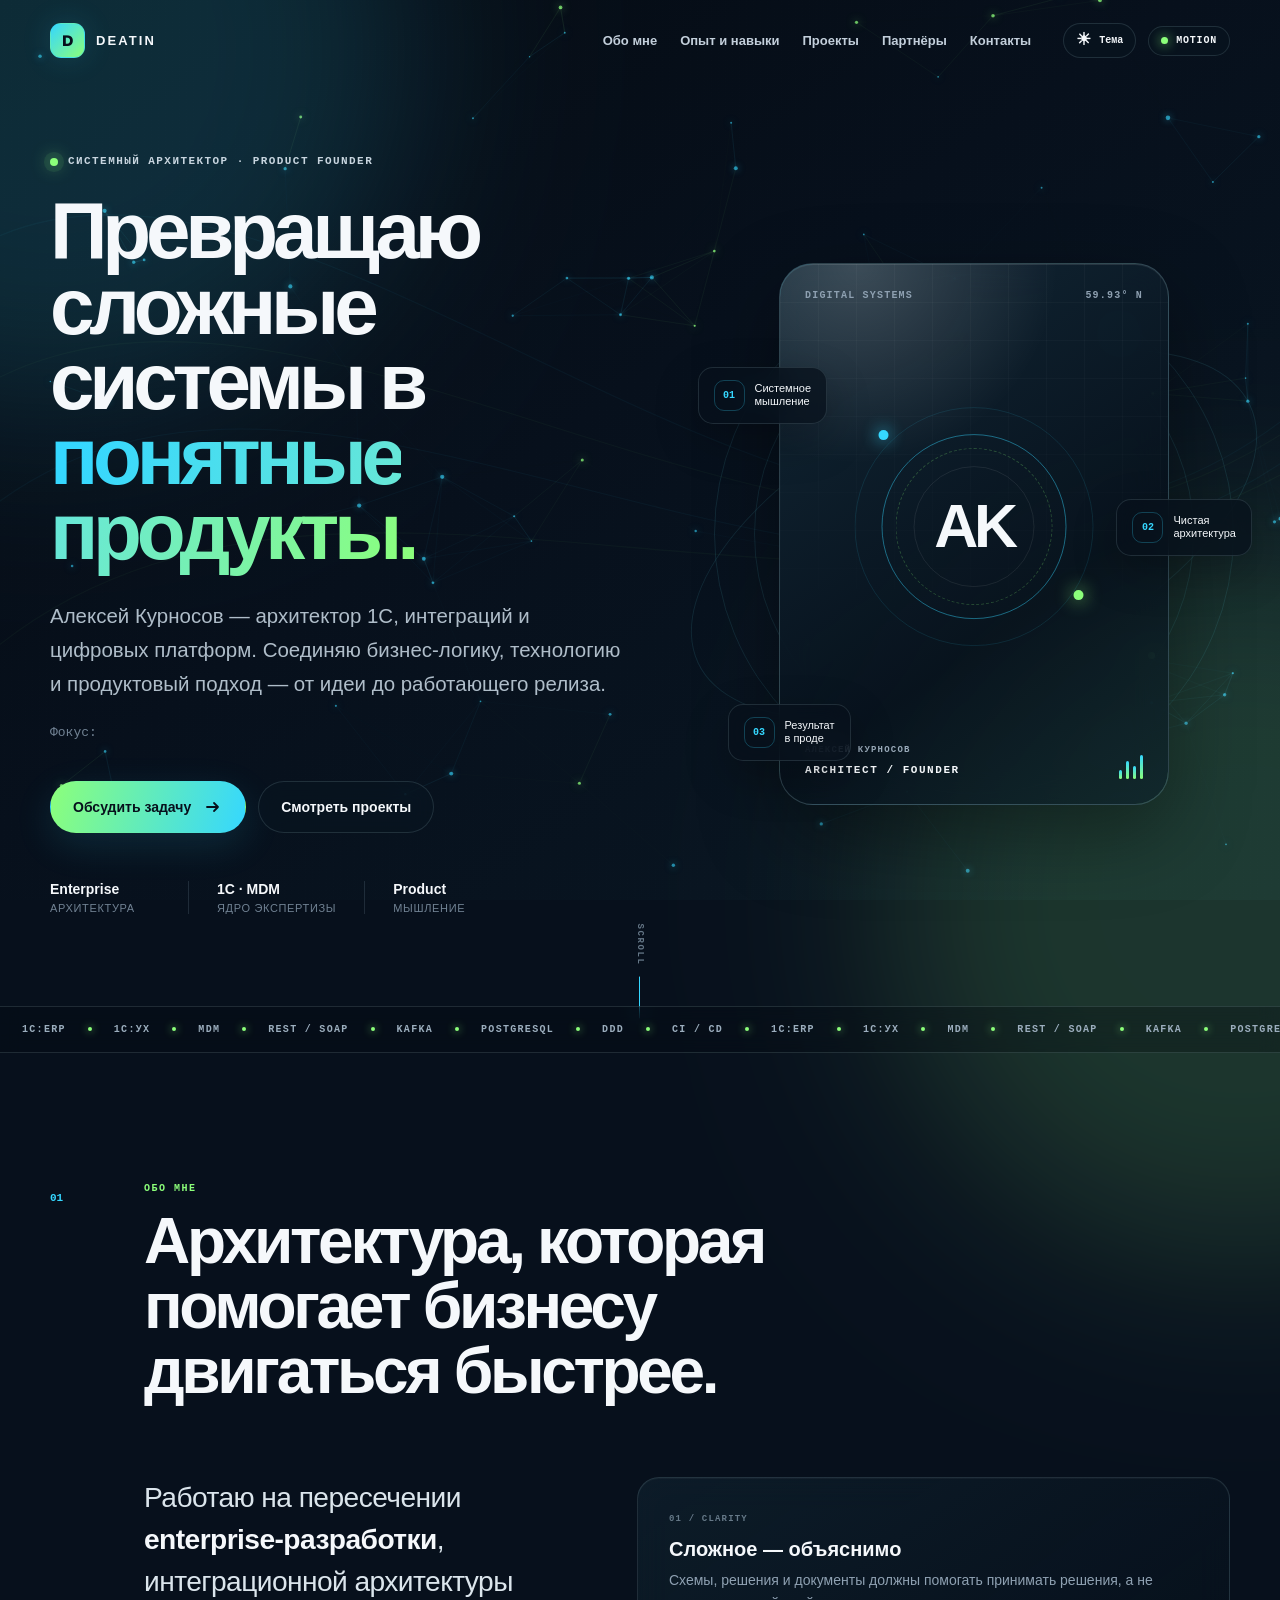
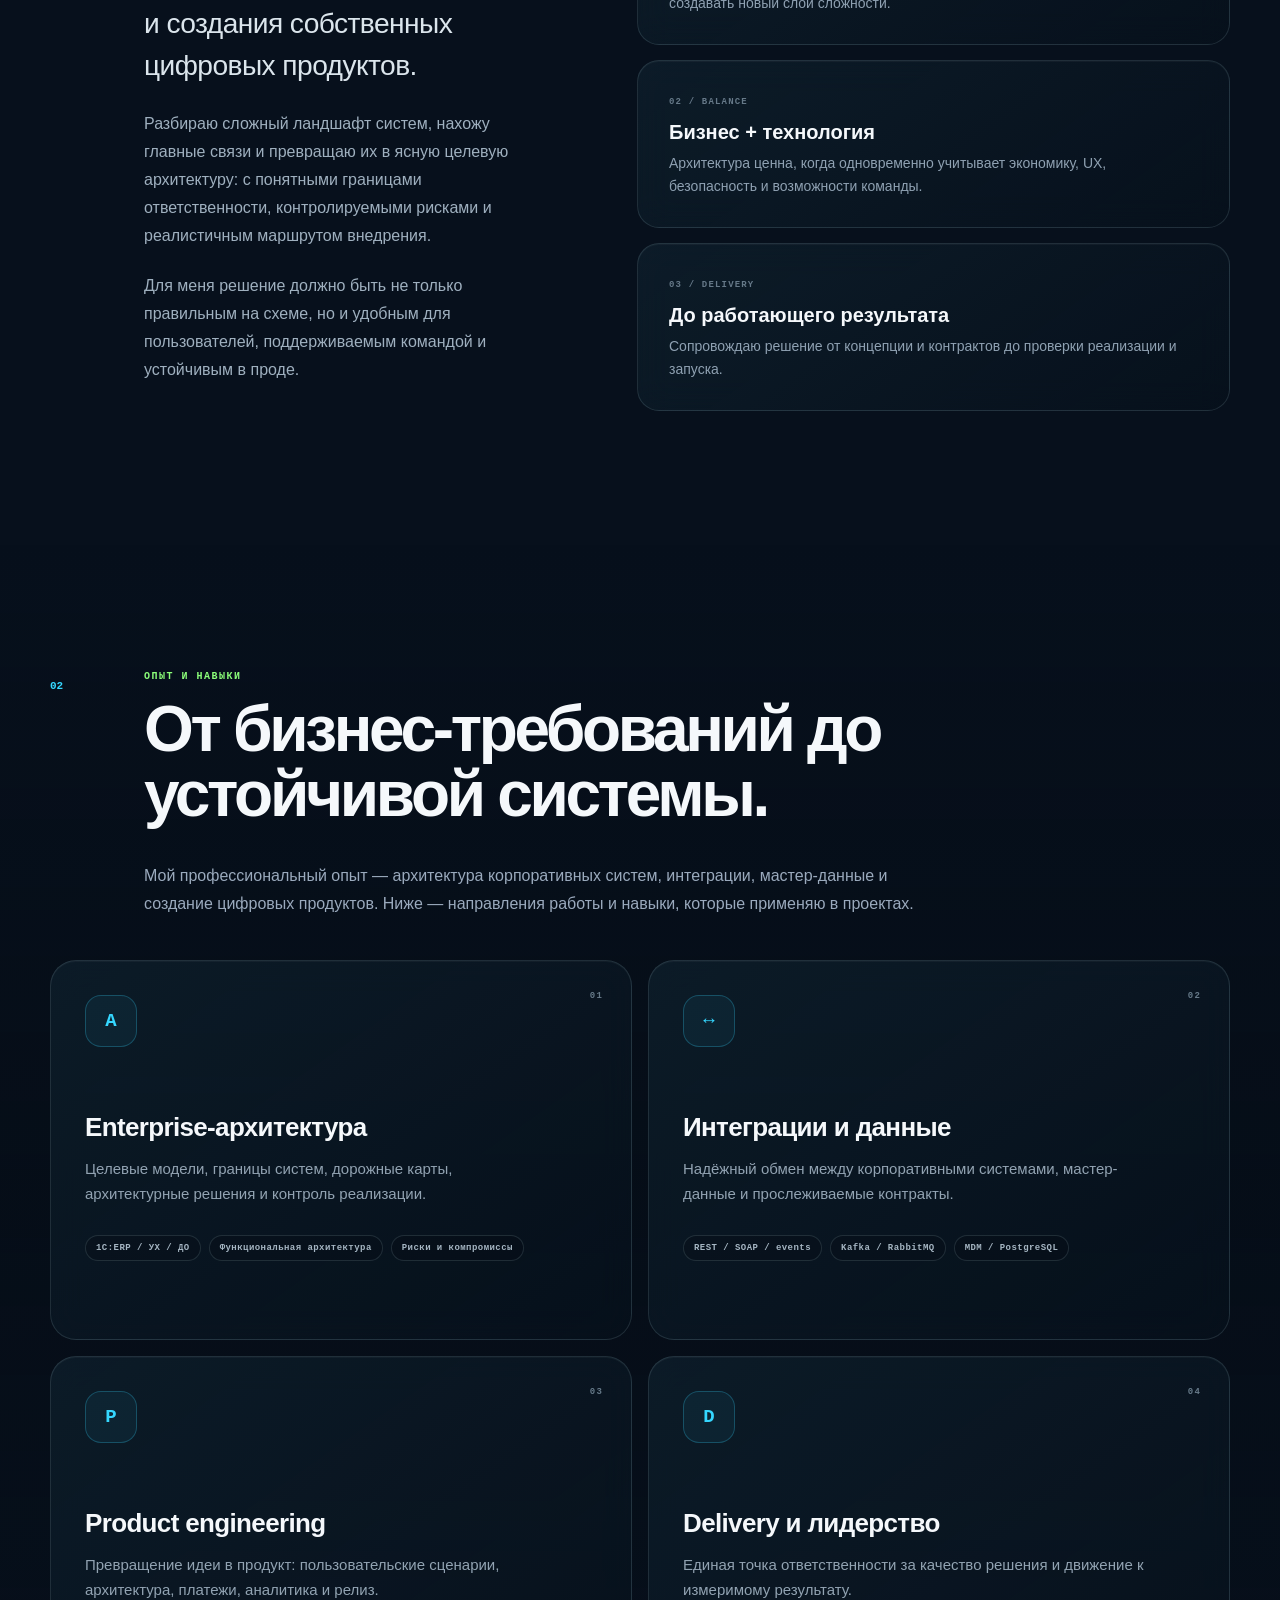
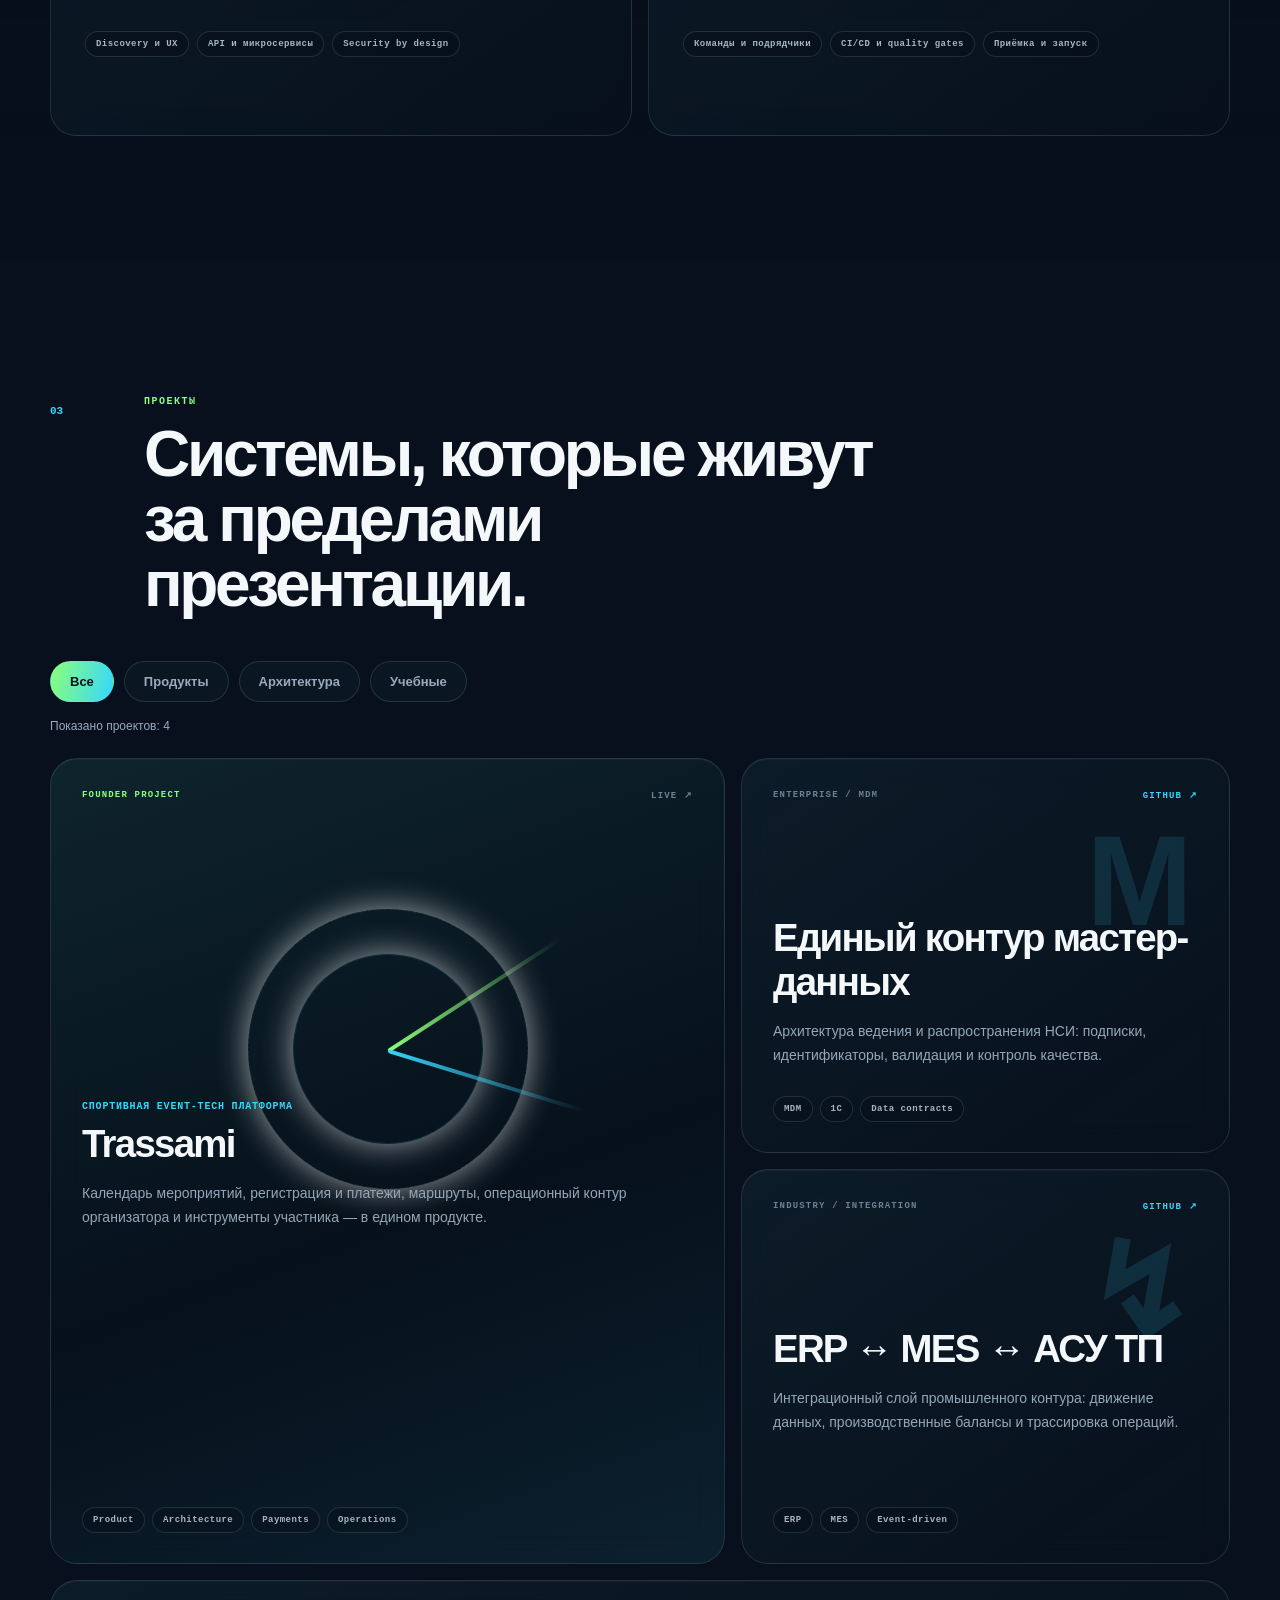
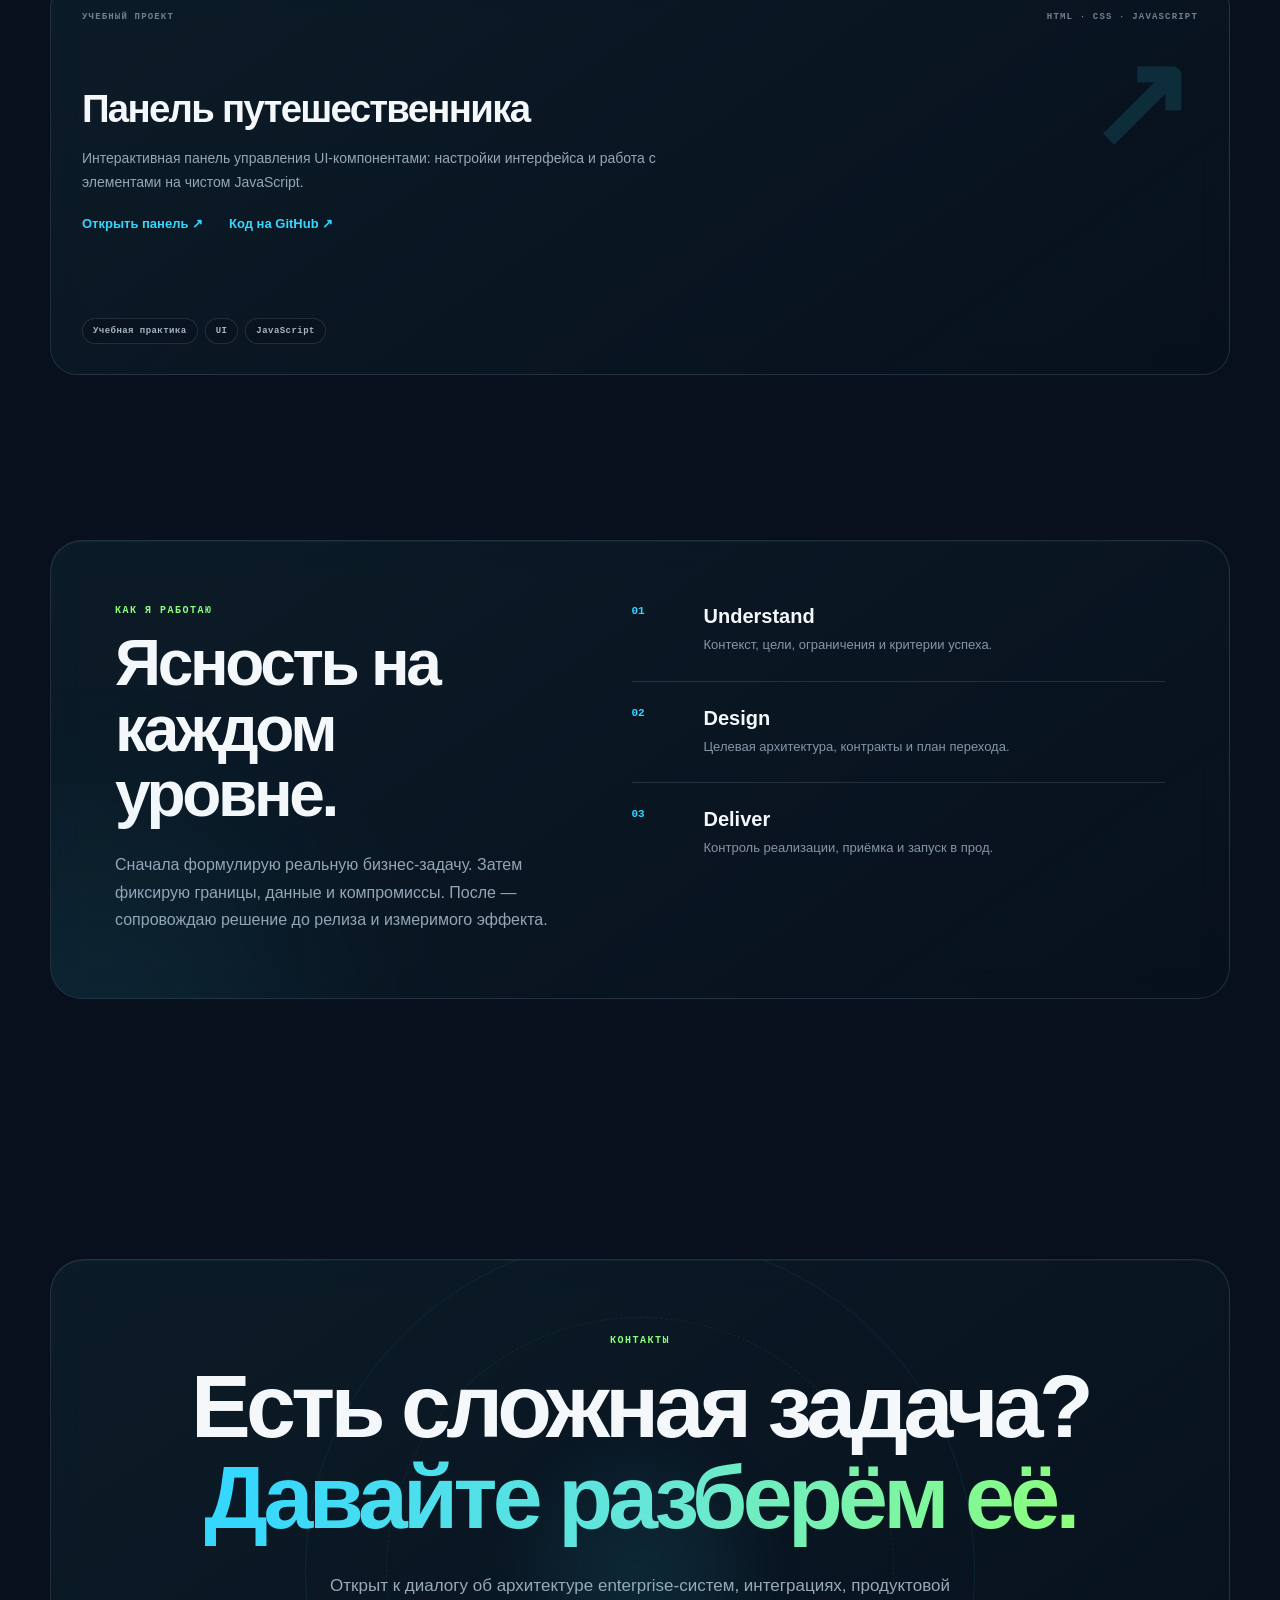
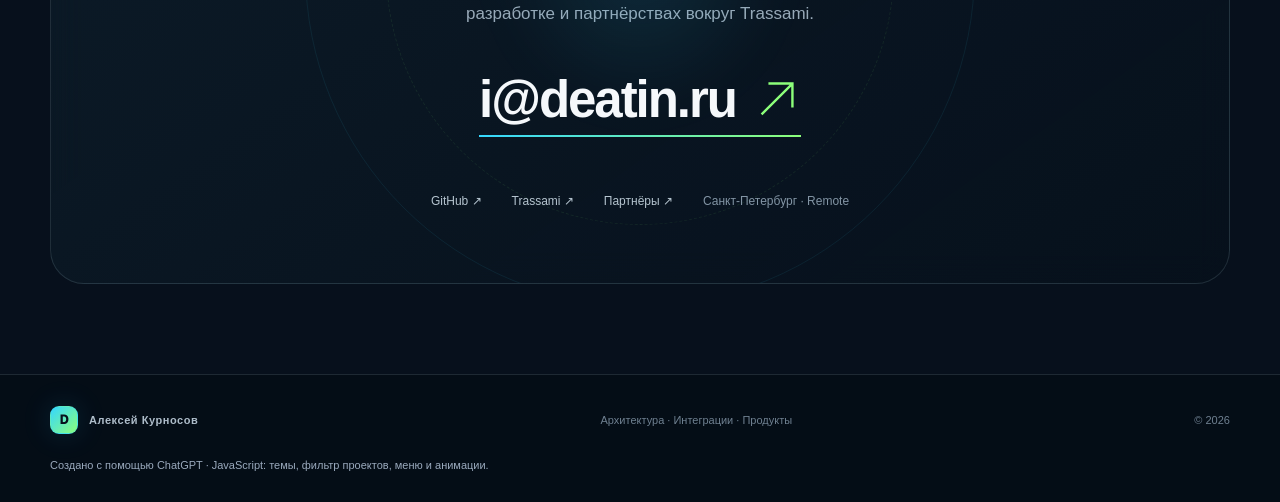
<file: index.html>
<!doctype html>
<html lang="ru">
<head>
  <meta charset="utf-8">
  <meta name="viewport" content="width=device-width,initial-scale=1,viewport-fit=cover">
  <meta name="theme-color" content="#07101c">
  <meta name="color-scheme" content="dark light">
  <title>Алексей Курносов — архитектор цифровых продуктов</title>
  <meta name="description" content="Персональный сайт Алексея Курносова — архитектора 1С, интеграций и цифровых платформ, основателя Trassami.">
  <meta name="author" content="Алексей Курносов">
  <meta property="og:type" content="website">
  <meta property="og:locale" content="ru_RU">
  <meta property="og:title" content="Алексей Курносов — архитектор цифровых продуктов">
  <meta property="og:description" content="Проектирую enterprise-системы, интеграционные контуры и цифровые продукты.">
  <meta property="og:url" content="https://deatin.github.io/deatin/">
  <meta property="og:image" content="https://deatin.github.io/deatin/assets/og-card.svg">
  <meta name="twitter:card" content="summary_large_image">
  <meta name="twitter:title" content="Алексей Курносов — архитектор цифровых продуктов">
  <meta name="twitter:description" content="Архитектура · Интеграции · Продукты">
  <meta name="twitter:image" content="https://deatin.github.io/deatin/assets/og-card.svg">
  <link rel="canonical" href="https://deatin.github.io/deatin/">
  <link rel="icon" href="assets/favicon.svg" type="image/svg+xml">
  <link rel="manifest" href="site.webmanifest">
  <link rel="stylesheet" href="styles.css">
  <script src="script.js" defer></script>
</head>
<body>
  <a class="skip-link" href="#main">Перейти к содержимому</a>
  <canvas id="neural-canvas" aria-hidden="true"></canvas>
  <div class="aurora aurora-a" aria-hidden="true"></div>
  <div class="aurora aurora-b" aria-hidden="true"></div>
  <div class="noise" aria-hidden="true"></div>

  <header class="header" data-header>
    <div class="shell header-inner">
      <a class="logo" href="#top" aria-label="DEATIN — на главную">
        <span class="logo-mark">D</span><span>DEATIN</span>
      </a>
      <nav class="nav" id="main-navigation" data-nav aria-label="Основная навигация">
        <a href="#about">Обо мне</a>
        <a href="#expertise">Опыт и навыки</a>
        <a href="#projects">Проекты</a>
        <a href="partners.html">Партнёры</a>
        <a href="#contact">Контакты</a>
      </nav>
      <div class="header-tools">
        <button class="theme-switch" type="button" data-theme-toggle aria-pressed="false" aria-label="Включить светлую тему"><span data-theme-icon aria-hidden="true">☀</span><span>Тема</span></button>
        <button class="motion-switch" type="button" data-motion aria-pressed="true" aria-label="Отключить анимацию">
          <i></i><span>motion</span>
        </button>
        <button class="menu" type="button" data-menu aria-controls="main-navigation" aria-expanded="false" aria-label="Открыть меню"><i></i><i></i></button>
      </div>
    </div>
  </header>

  <main id="main">
    <section class="hero" id="top">
      <div class="shell hero-grid">
        <div class="hero-copy">
          <p class="eyebrow reveal"><i></i>Системный архитектор · Product founder</p>
          <h1 class="reveal delay-1">Превращаю сложные системы в <span>понятные продукты.</span></h1>
          <p class="hero-text reveal delay-2">Алексей Курносов — архитектор 1С, интеграций и цифровых платформ. Соединяю бизнес-логику, технологию и продуктовый подход — от идеи до работающего релиза.</p>
          <p class="focus reveal delay-3"><span>Фокус:</span> <strong data-rotator>enterprise-архитектура</strong></p>
          <div class="hero-actions reveal delay-4">
            <a class="btn btn-primary magnetic" href="mailto:i@deatin.ru">Обсудить задачу <svg viewBox="0 0 20 20" aria-hidden="true"><path d="M4 10h11m-4-4 4 4-4 4"/></svg></a>
            <a class="btn btn-ghost" href="#projects">Смотреть проекты</a>
          </div>
          <dl class="hero-stats reveal delay-5">
            <div><dt>Enterprise</dt><dd>архитектура</dd></div>
            <div><dt>1С · MDM</dt><dd>ядро экспертизы</dd></div>
            <div><dt>Product</dt><dd>мышление</dd></div>
          </dl>
        </div>

        <div class="hero-art reveal delay-2" aria-label="Динамическая нейросетевая композиция">
          <div class="orbit orbit-one"></div><div class="orbit orbit-two"></div><div class="orbit orbit-three"></div>
          <div class="portrait-card tilt" data-tilt>
            <div class="card-shine"></div>
            <div class="card-top"><span>Digital systems</span><span>59.93° N</span></div>
            <div class="monogram"><i></i><b>AK</b></div>
            <div class="card-bottom"><div><small>Алексей Курносов</small><strong>ARCHITECT / FOUNDER</strong></div><div class="signal"><i></i><i></i><i></i><i></i></div></div>
          </div>
          <div class="chip chip-a"><b>01</b><span>Системное<br>мышление</span></div>
          <div class="chip chip-b"><b>02</b><span>Чистая<br>архитектура</span></div>
          <div class="chip chip-c"><b>03</b><span>Результат<br>в проде</span></div>
        </div>
      </div>
      <a class="scroll" href="#about" aria-label="Прокрутить вниз"><span>scroll</span><i></i></a>
    </section>

    <div class="marquee" aria-hidden="true"><div>
      <span>1С:ERP</span><i></i><span>1С:УХ</span><i></i><span>MDM</span><i></i><span>REST / SOAP</span><i></i><span>Kafka</span><i></i><span>PostgreSQL</span><i></i><span>DDD</span><i></i><span>CI / CD</span><i></i>
      <span>1С:ERP</span><i></i><span>1С:УХ</span><i></i><span>MDM</span><i></i><span>REST / SOAP</span><i></i><span>Kafka</span><i></i><span>PostgreSQL</span><i></i><span>DDD</span><i></i><span>CI / CD</span><i></i>
    </div></div>

    <section class="section" id="about">
      <div class="shell">
        <header class="section-head reveal"><span>01</span><div><p>Обо мне</p><h2>Архитектура, которая помогает бизнесу двигаться быстрее.</h2></div></header>
        <div class="about-grid">
          <div class="prose reveal">
            <p class="lead">Работаю на пересечении <strong>enterprise-разработки</strong>, интеграционной архитектуры и создания собственных цифровых продуктов.</p>
            <p>Разбираю сложный ландшафт систем, нахожу главные связи и превращаю их в ясную целевую архитектуру: с понятными границами ответственности, контролируемыми рисками и реалистичным маршрутом внедрения.</p>
            <p>Для меня решение должно быть не только правильным на схеме, но и удобным для пользователей, поддерживаемым командой и устойчивым в проде.</p>
          </div>
          <div class="principles">
            <article class="glass reveal tilt" data-tilt><span>01 / CLARITY</span><h3>Сложное — объяснимо</h3><p>Схемы, решения и документы должны помогать принимать решения, а не создавать новый слой сложности.</p></article>
            <article class="glass reveal delay-1 tilt" data-tilt><span>02 / BALANCE</span><h3>Бизнес + технология</h3><p>Архитектура ценна, когда одновременно учитывает экономику, UX, безопасность и возможности команды.</p></article>
            <article class="glass reveal delay-2 tilt" data-tilt><span>03 / DELIVERY</span><h3>До работающего результата</h3><p>Сопровождаю решение от концепции и контрактов до проверки реализации и запуска.</p></article>
          </div>
        </div>
      </div>
    </section>

    <section class="section expertise" id="expertise">
      <div class="shell">
        <header class="section-head reveal"><span>02</span><div><p>Опыт и навыки</p><h2>От бизнес-требований до устойчивой системы.</h2></div></header>
        <p class="section-intro reveal">Мой профессиональный опыт — архитектура корпоративных систем, интеграции, мастер-данные и создание цифровых продуктов. Ниже — направления работы и навыки, которые применяю в проектах.</p>
        <div class="expert-grid">
          <article class="expert-card reveal tilt" data-tilt><div class="expert-icon">A</div><span>01</span><h3>Enterprise-архитектура</h3><p>Целевые модели, границы систем, дорожные карты, архитектурные решения и контроль реализации.</p><ul><li>1С:ERP / УХ / ДО</li><li>Функциональная архитектура</li><li>Риски и компромиссы</li></ul></article>
          <article class="expert-card reveal delay-1 tilt" data-tilt><div class="expert-icon">↔</div><span>02</span><h3>Интеграции и данные</h3><p>Надёжный обмен между корпоративными системами, мастер-данные и прослеживаемые контракты.</p><ul><li>REST / SOAP / events</li><li>Kafka / RabbitMQ</li><li>MDM / PostgreSQL</li></ul></article>
          <article class="expert-card reveal delay-2 tilt" data-tilt><div class="expert-icon">P</div><span>03</span><h3>Product engineering</h3><p>Превращение идеи в продукт: пользовательские сценарии, архитектура, платежи, аналитика и релиз.</p><ul><li>Discovery и UX</li><li>API и микросервисы</li><li>Security by design</li></ul></article>
          <article class="expert-card reveal delay-3 tilt" data-tilt><div class="expert-icon">D</div><span>04</span><h3>Delivery и лидерство</h3><p>Единая точка ответственности за качество решения и движение к измеримому результату.</p><ul><li>Команды и подрядчики</li><li>CI/CD и quality gates</li><li>Приёмка и запуск</li></ul></article>
        </div>
      </div>
    </section>

    <section class="section" id="projects">
      <div class="shell">
        <header class="section-head reveal"><span>03</span><div><p>Проекты</p><h2>Системы, которые живут за пределами презентации.</h2></div></header>
        <div class="project-filters reveal" role="group" aria-label="Фильтр проектов по категории">
          <button class="project-filter" type="button" data-project-filter="all" aria-pressed="true" aria-controls="project-list">Все</button>
          <button class="project-filter" type="button" data-project-filter="product" aria-pressed="false" aria-controls="project-list">Продукты</button>
          <button class="project-filter" type="button" data-project-filter="architecture" aria-pressed="false" aria-controls="project-list">Архитектура</button>
          <button class="project-filter" type="button" data-project-filter="study" aria-pressed="false" aria-controls="project-list">Учебные</button>
        </div>
        <p class="project-count" data-project-count role="status" aria-live="polite">Показано проектов: 4</p>
        <div class="projects-grid" id="project-list">
          <a class="project project-main reveal tilt" data-category="product" data-tilt href="https://trassami.ru/" target="_blank" rel="noopener noreferrer">
            <div class="project-meta"><span>FOUNDER PROJECT</span><span>LIVE ↗</span></div>
            <div class="trassami-mark"><i></i><i></i></div>
            <div class="project-copy"><p>Спортивная event-tech платформа</p><h3>Trassami</h3><p>Календарь мероприятий, регистрация и платежи, маршруты, операционный контур организатора и инструменты участника — в едином продукте.</p></div>
            <div class="tags"><span>Product</span><span>Architecture</span><span>Payments</span><span>Operations</span></div>
          </a>
          <article class="project reveal delay-1 tilt" data-category="architecture" data-tilt>
            <div class="project-meta"><span>ENTERPRISE / MDM</span><a class="project-case-link" href="https://github.com/DEATIN/deatin/tree/main/showcase/enterprise-mdm" target="_blank" rel="noopener noreferrer" aria-label="Архитектурный кейс мастер-данных на GitHub">GITHUB ↗</a></div>
            <div class="project-letter">M</div>
            <div class="project-copy"><h3>Единый контур мастер-данных</h3><p>Архитектура ведения и распространения НСИ: подписки, идентификаторы, валидация и контроль качества.</p></div>
            <div class="tags"><span>MDM</span><span>1С</span><span>Data contracts</span></div>
          </article>
          <article class="project reveal delay-2 tilt" data-category="architecture" data-tilt>
            <div class="project-meta"><span>INDUSTRY / INTEGRATION</span><a class="project-case-link" href="https://github.com/DEATIN/deatin/tree/main/showcase/industrial-integration" target="_blank" rel="noopener noreferrer" aria-label="Архитектурный кейс промышленных интеграций на GitHub">GITHUB ↗</a></div>
            <div class="project-letter">↯</div>
            <div class="project-copy"><h3>ERP ↔ MES ↔ АСУ ТП</h3><p>Интеграционный слой промышленного контура: движение данных, производственные балансы и трассировка операций.</p></div>
            <div class="tags"><span>ERP</span><span>MES</span><span>Event-driven</span></div>
          </article>
          <article class="project project-study reveal tilt" data-category="study" data-tilt>
            <div class="project-meta"><span>УЧЕБНЫЙ ПРОЕКТ</span><span>HTML · CSS · JAVASCRIPT</span></div>
            <div class="project-letter" aria-hidden="true">↗</div>
            <div class="project-copy"><h3>Панель путешественника</h3><p>Интерактивная панель управления UI-компонентами: настройки интерфейса и работа с элементами на чистом JavaScript.</p><div class="project-links"><a class="project-link" href="https://deatin.github.io/ui-components-dashboard/" target="_blank" rel="noopener noreferrer">Открыть панель ↗</a><a class="project-link" href="https://github.com/DEATIN/ui-components-dashboard" target="_blank" rel="noopener noreferrer">Код на GitHub ↗</a></div></div>
            <div class="tags"><span>Учебная практика</span><span>UI</span><span>JavaScript</span></div>
          </article>
        </div>
      </div>
    </section>

    <section class="section process">
      <div class="shell process-panel reveal">
        <div><p class="mini-title">Как я работаю</p><h2>Ясность на каждом уровне.</h2><p>Сначала формулирую реальную бизнес-задачу. Затем фиксирую границы, данные и компромиссы. После — сопровождаю решение до релиза и измеримого эффекта.</p></div>
        <ol>
          <li><span>01</span><div><strong>Understand</strong><p>Контекст, цели, ограничения и критерии успеха.</p></div></li>
          <li><span>02</span><div><strong>Design</strong><p>Целевая архитектура, контракты и план перехода.</p></div></li>
          <li><span>03</span><div><strong>Deliver</strong><p>Контроль реализации, приёмка и запуск в прод.</p></div></li>
        </ol>
      </div>
    </section>

    <section class="section contact" id="contact">
      <div class="shell contact-panel reveal">
        <div class="contact-orb"></div>
        <p class="mini-title">Контакты</p>
        <h2>Есть сложная задача?<br><span>Давайте разберём её.</span></h2>
        <p>Открыт к диалогу об архитектуре enterprise-систем, интеграциях, продуктовой разработке и партнёрствах вокруг Trassami.</p>
        <a class="email magnetic" href="mailto:i@deatin.ru">i@deatin.ru <svg viewBox="0 0 28 28" aria-hidden="true"><path d="M5 23 23 5M9 5h14v14"/></svg></a>
        <div class="contact-links"><a href="https://github.com/DEATIN" target="_blank" rel="noopener noreferrer">GitHub ↗</a><a href="https://trassami.ru/" target="_blank" rel="noopener noreferrer">Trassami ↗</a><a href="partners.html">Партнёры ↗</a><span>Санкт-Петербург · Remote</span></div>
      </div>
    </section>
  </main>

  <footer><div class="shell footer-inner"><a class="logo" href="#top"><span class="logo-mark">D</span><span>Алексей Курносов</span></a><p>Архитектура · Интеграции · Продукты</p><p>© <span data-year></span></p></div><p class="shell footer-credit">Создано с помощью ChatGPT · JavaScript: темы, фильтр проектов, меню и анимации.</p></footer>
  <noscript><div class="noscript">Сайт доступен без JavaScript, но генеративный фон и интерактивные эффекты отключены.</div></noscript>
</body>
</html>
</file>
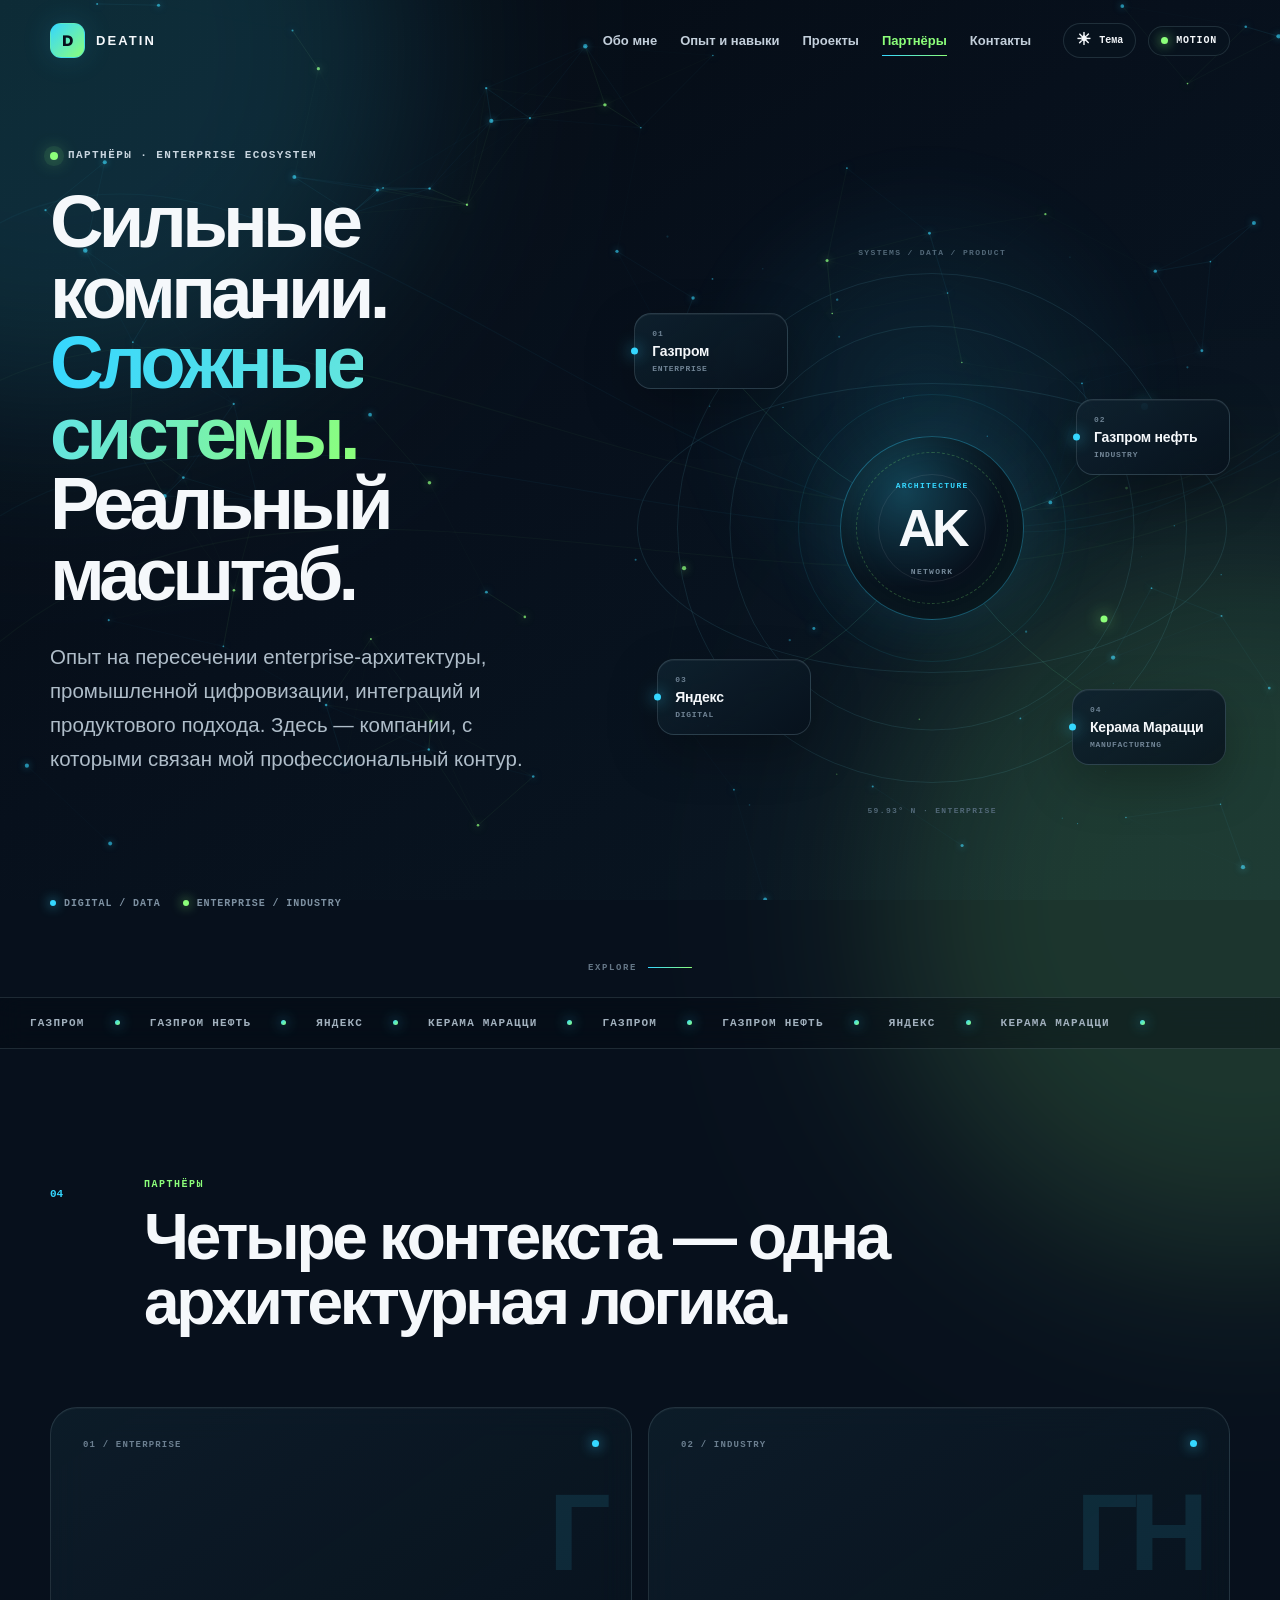
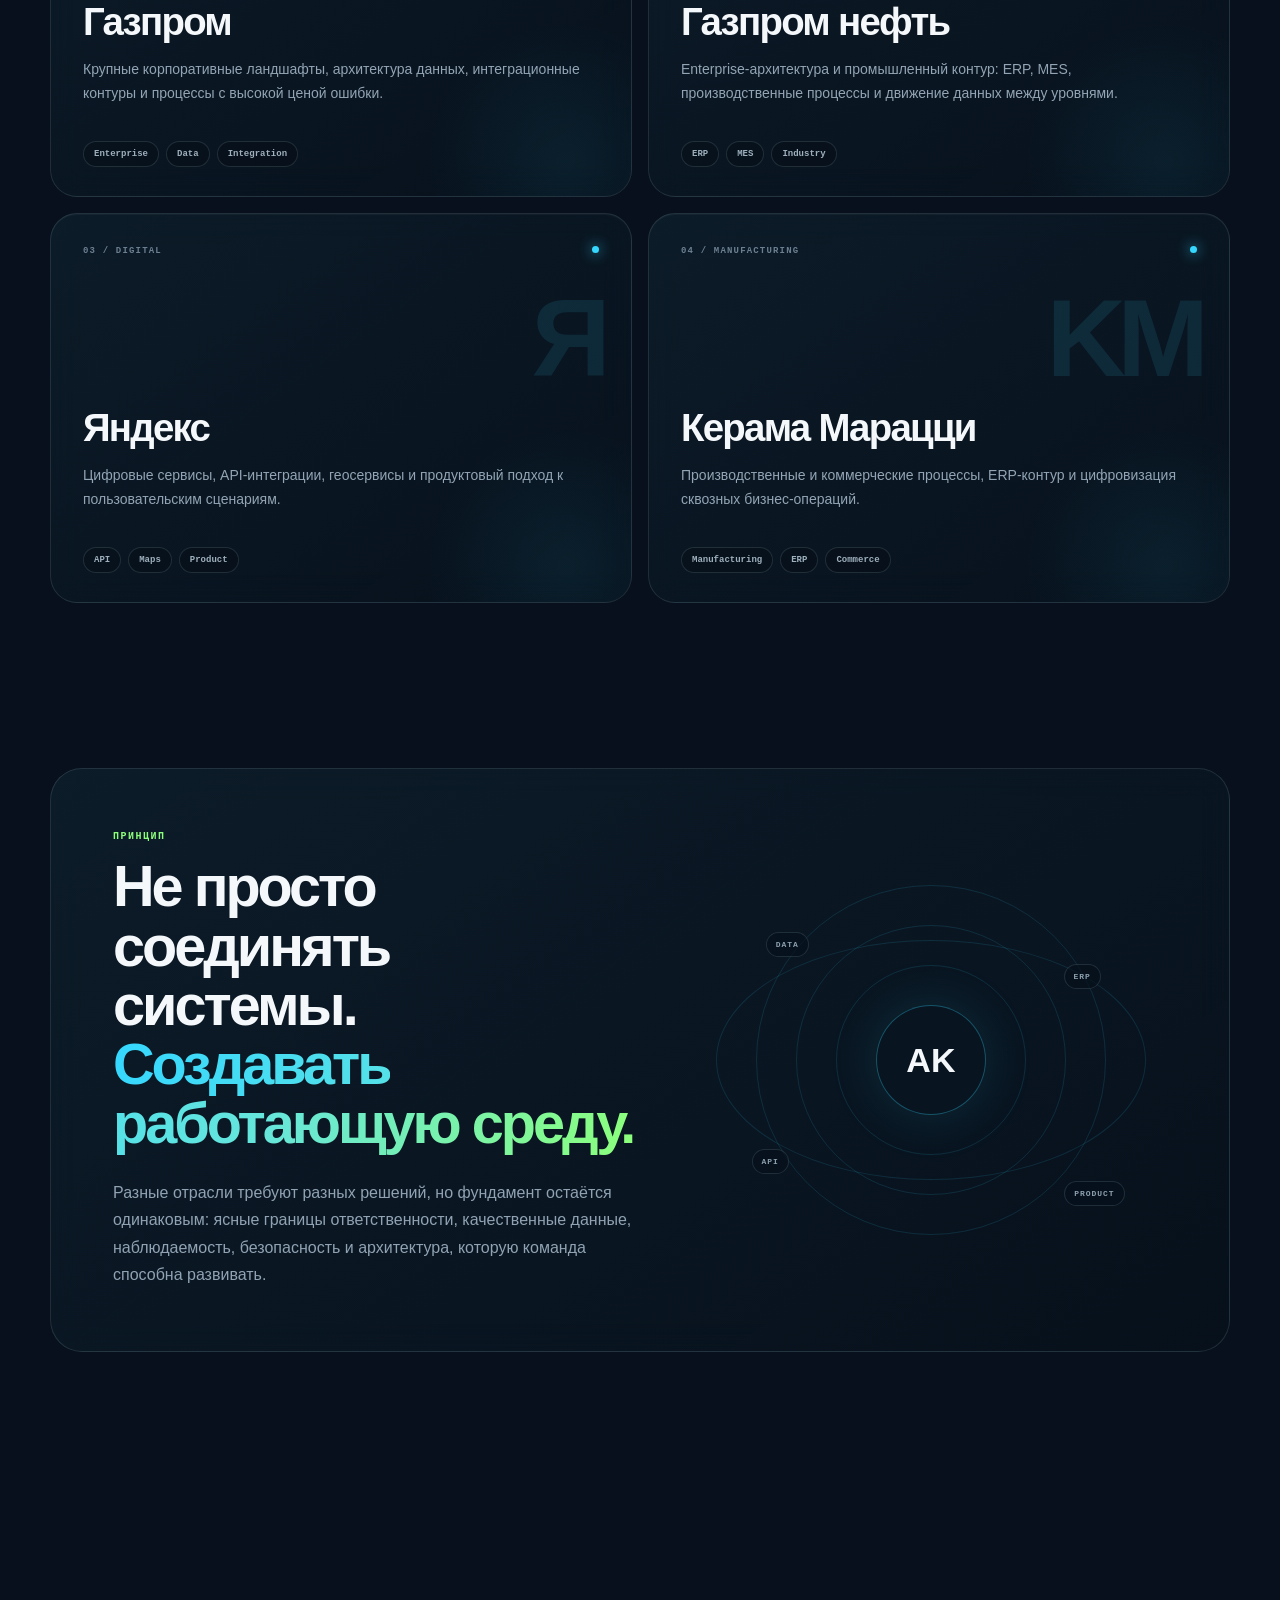
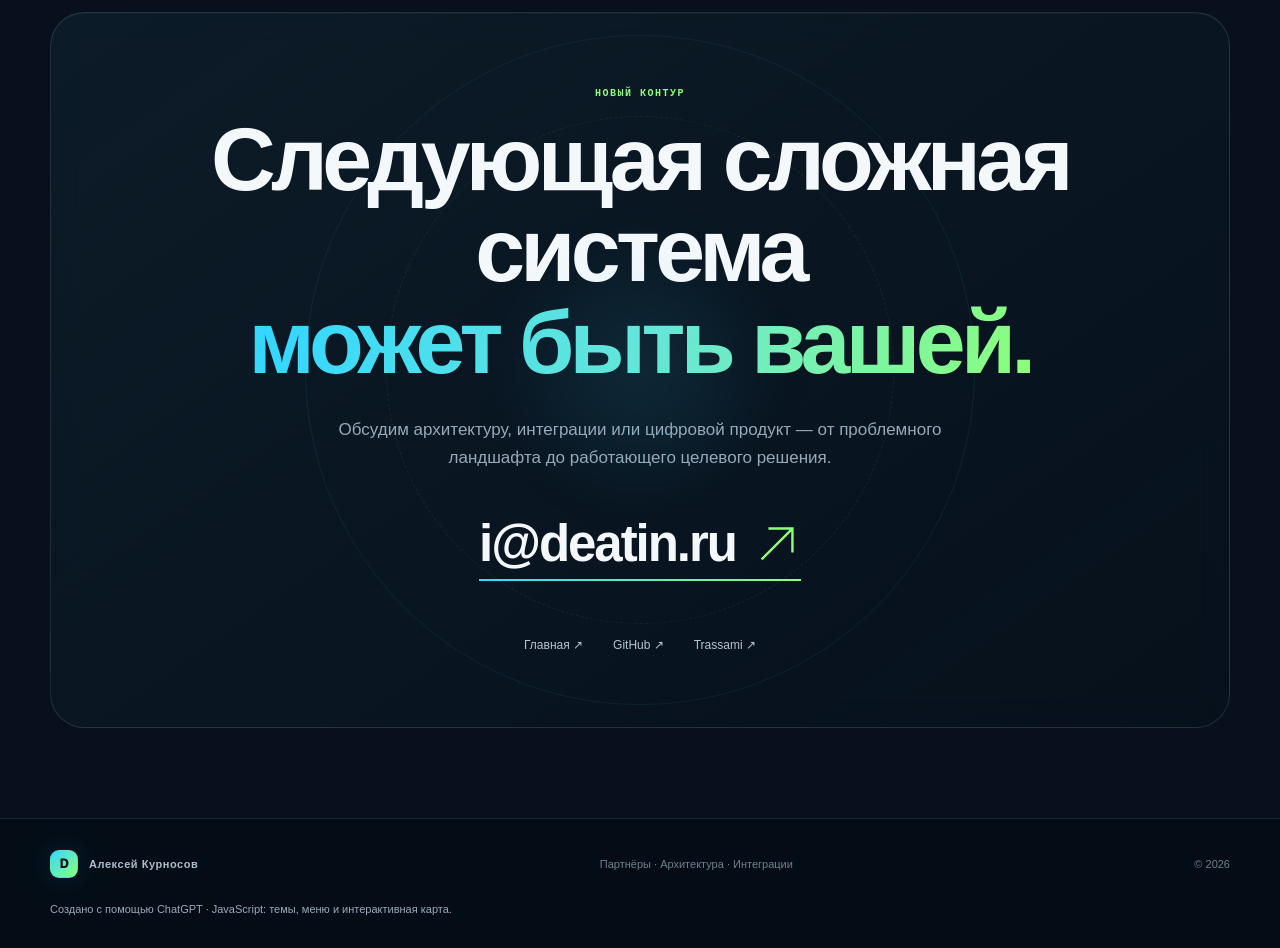
<file: partners.html>
<!doctype html>
<html lang="ru">
<head>
  <meta charset="utf-8">
  <meta name="viewport" content="width=device-width,initial-scale=1,viewport-fit=cover">
  <meta name="theme-color" content="#07101c">
  <meta name="color-scheme" content="dark light">
  <title>Партнёры — Алексей Курносов</title>
  <meta name="description" content="Партнёры и компании профессионального контура Алексея Курносова: Газпром, Газпром нефть, Яндекс и Керама Марацци.">
  <meta property="og:type" content="website">
  <meta property="og:locale" content="ru_RU">
  <meta property="og:title" content="Партнёры — Алексей Курносов">
  <meta property="og:description" content="Enterprise, industry, digital и manufacturing — опыт на пересечении крупных систем и сильных брендов.">
  <meta property="og:url" content="https://deatin.github.io/deatin/partners.html">
  <meta property="og:image" content="https://deatin.github.io/deatin/assets/og-card.svg">
  <link rel="canonical" href="https://deatin.github.io/deatin/partners.html">
  <link rel="icon" href="assets/favicon.svg" type="image/svg+xml">
  <link rel="stylesheet" href="styles.css">
  <link rel="stylesheet" href="partners.css">
  <script src="script.js" defer></script>
  <script src="partners.js" defer></script>
</head>
<body class="partners-page">
  <a class="skip-link" href="#main">Перейти к содержимому</a>
  <canvas id="neural-canvas" aria-hidden="true"></canvas>
  <div class="aurora aurora-a" aria-hidden="true"></div>
  <div class="aurora aurora-b" aria-hidden="true"></div>
  <div class="noise" aria-hidden="true"></div>
  <div class="page-wipe" data-page-wipe aria-hidden="true"></div>

  <header class="header" data-header>
    <div class="shell header-inner">
      <a class="logo" href="index.html" aria-label="DEATIN — на главную">
        <span class="logo-mark">D</span><span>DEATIN</span>
      </a>
      <nav class="nav" id="main-navigation" data-nav aria-label="Основная навигация">
        <a href="index.html#about">Обо мне</a>
        <a href="index.html#expertise">Опыт и навыки</a>
        <a href="index.html#projects">Проекты</a>
        <a class="active" href="partners.html">Партнёры</a>
        <a href="index.html#contact">Контакты</a>
      </nav>
      <div class="header-tools">
        <button class="theme-switch" type="button" data-theme-toggle aria-pressed="false" aria-label="Включить светлую тему"><span data-theme-icon aria-hidden="true">☀</span><span>Тема</span></button>
        <button class="motion-switch" type="button" data-motion aria-pressed="true" aria-label="Отключить анимацию"><i></i><span>motion</span></button>
        <button class="menu" type="button" data-menu aria-controls="main-navigation" aria-expanded="false" aria-label="Открыть меню"><i></i><i></i></button>
      </div>
    </div>
  </header>

  <main id="main">
    <section class="partners-hero" id="top">
      <div class="shell partners-hero-grid">
        <div class="partners-copy">
          <p class="eyebrow reveal"><i></i>Партнёры · Enterprise ecosystem</p>
          <h1 class="reveal delay-1">Сильные компании.<br><span>Сложные системы.</span><br>Реальный масштаб.</h1>
          <p class="hero-text reveal delay-2">Опыт на пересечении enterprise-архитектуры, промышленной цифровизации, интеграций и продуктового подхода. Здесь — компании, с которыми связан мой профессиональный контур.</p>
          <div class="hero-actions reveal delay-3">
            <a class="btn btn-primary magnetic" href="#partner-cards">Исследовать сеть</a>
            <a class="btn btn-ghost" href="index.html">Вернуться на главную</a>
          </div>
          <div class="partners-legend reveal delay-4"><span><i class="dot dot-cyan"></i>Digital / Data</span><span><i class="dot dot-green"></i>Enterprise / Industry</span></div>
        </div>

        <div class="partner-scene reveal delay-2" data-partner-scene>
          <canvas id="partner-network" class="partner-network-canvas" aria-hidden="true"></canvas>
          <div class="partner-orbit orbit-a"></div>
          <div class="partner-orbit orbit-b"></div>
          <div class="partner-orbit orbit-c"></div>
          <div class="partner-hub" data-hub>
            <div class="hub-radar"></div>
            <span class="hub-kicker">ARCHITECTURE</span>
            <strong>AK</strong>
            <small>NETWORK</small>
          </div>
          <button class="partner-node node-gazprom" data-partner="gazprom" type="button"><span>01</span><strong>Газпром</strong><small>Enterprise</small></button>
          <button class="partner-node node-gpn" data-partner="gpn" type="button"><span>02</span><strong>Газпром нефть</strong><small>Industry</small></button>
          <button class="partner-node node-yandex" data-partner="yandex" type="button"><span>03</span><strong>Яндекс</strong><small>Digital</small></button>
          <button class="partner-node node-kerama" data-partner="kerama" type="button"><span>04</span><strong>Керама Марацци</strong><small>Manufacturing</small></button>
          <div class="scene-label label-a">SYSTEMS / DATA / PRODUCT</div>
          <div class="scene-label label-b">59.93° N · ENTERPRISE</div>
        </div>
      </div>
      <a class="partners-scroll" href="#partner-cards"><span>explore</span><i></i></a>
    </section>

    <section class="partner-strip" aria-hidden="true"><div>
      <span>Газпром</span><i></i><span>Газпром нефть</span><i></i><span>Яндекс</span><i></i><span>Керама Марацци</span><i></i>
      <span>Газпром</span><i></i><span>Газпром нефть</span><i></i><span>Яндекс</span><i></i><span>Керама Марацци</span><i></i>
    </div></section>

    <section class="section partners-section" id="partner-cards">
      <div class="shell">
        <header class="section-head reveal"><span>04</span><div><p>Партнёры</p><h2>Четыре контекста — одна архитектурная логика.</h2></div></header>
        <div class="partners-grid">
          <article class="partner-card reveal tilt" data-tilt data-partner-card="gazprom">
            <div class="partner-card-head"><span>01 / ENTERPRISE</span><i></i></div>
            <div class="partner-monogram">Г</div>
            <h3>Газпром</h3>
            <p>Крупные корпоративные ландшафты, архитектура данных, интеграционные контуры и процессы с высокой ценой ошибки.</p>
            <div class="partner-tags"><span>Enterprise</span><span>Data</span><span>Integration</span></div>
          </article>
          <article class="partner-card reveal delay-1 tilt" data-tilt data-partner-card="gpn">
            <div class="partner-card-head"><span>02 / INDUSTRY</span><i></i></div>
            <div class="partner-monogram">ГН</div>
            <h3>Газпром нефть</h3>
            <p>Enterprise-архитектура и промышленный контур: ERP, MES, производственные процессы и движение данных между уровнями.</p>
            <div class="partner-tags"><span>ERP</span><span>MES</span><span>Industry</span></div>
          </article>
          <article class="partner-card reveal delay-2 tilt" data-tilt data-partner-card="yandex">
            <div class="partner-card-head"><span>03 / DIGITAL</span><i></i></div>
            <div class="partner-monogram">Я</div>
            <h3>Яндекс</h3>
            <p>Цифровые сервисы, API-интеграции, геосервисы и продуктовый подход к пользовательским сценариям.</p>
            <div class="partner-tags"><span>API</span><span>Maps</span><span>Product</span></div>
          </article>
          <article class="partner-card reveal delay-3 tilt" data-tilt data-partner-card="kerama">
            <div class="partner-card-head"><span>04 / MANUFACTURING</span><i></i></div>
            <div class="partner-monogram">KM</div>
            <h3>Керама Марацци</h3>
            <p>Производственные и коммерческие процессы, ERP-контур и цифровизация сквозных бизнес-операций.</p>
            <div class="partner-tags"><span>Manufacturing</span><span>ERP</span><span>Commerce</span></div>
          </article>
        </div>
      </div>
    </section>

    <section class="section partner-philosophy">
      <div class="shell partner-philosophy-panel reveal">
        <div class="philosophy-copy"><p class="mini-title">Принцип</p><h2>Не просто соединять системы. <span>Создавать работающую среду.</span></h2><p>Разные отрасли требуют разных решений, но фундамент остаётся одинаковым: ясные границы ответственности, качественные данные, наблюдаемость, безопасность и архитектура, которую команда способна развивать.</p></div>
        <div class="pulse-map" aria-hidden="true"><div class="pulse-core"><b>AK</b></div><i class="pulse p1"></i><i class="pulse p2"></i><i class="pulse p3"></i><i class="pulse p4"></i><span class="pulse-label pl1">DATA</span><span class="pulse-label pl2">ERP</span><span class="pulse-label pl3">API</span><span class="pulse-label pl4">PRODUCT</span></div>
      </div>
    </section>

    <section class="section contact partner-contact">
      <div class="shell contact-panel reveal">
        <div class="contact-orb"></div>
        <p class="mini-title">Новый контур</p>
        <h2>Следующая сложная система<br><span>может быть вашей.</span></h2>
        <p>Обсудим архитектуру, интеграции или цифровой продукт — от проблемного ландшафта до работающего целевого решения.</p>
        <a class="email magnetic" href="mailto:i@deatin.ru">i@deatin.ru <svg viewBox="0 0 28 28" aria-hidden="true"><path d="M5 23 23 5M9 5h14v14"/></svg></a>
        <div class="contact-links"><a href="index.html">Главная ↗</a><a href="https://github.com/DEATIN" target="_blank" rel="noopener noreferrer">GitHub ↗</a><a href="https://trassami.ru/" target="_blank" rel="noopener noreferrer">Trassami ↗</a></div>
      </div>
    </section>
  </main>

  <footer><div class="shell footer-inner"><a class="logo" href="index.html"><span class="logo-mark">D</span><span>Алексей Курносов</span></a><p>Партнёры · Архитектура · Интеграции</p><p>© <span data-year></span></p></div><p class="shell footer-credit">Создано с помощью ChatGPT · JavaScript: темы, меню и интерактивная карта.</p></footer>
  <noscript><div class="noscript">Содержимое доступно без JavaScript, но интерактивная карта партнёров будет отключена.</div></noscript>
</body>
</html>
</file>
<file: styles.css>
@charset "UTF-8";

:root{
  color-scheme:dark;
  --bg:#07101c;
  --bg-deep:#040a11;
  --surface:rgba(13,27,39,.72);
  --surface-strong:rgba(13,27,39,.9);
  --line:rgba(196,235,245,.13);
  --line-strong:rgba(196,235,245,.23);
  --text:#f5f8fb;
  --muted:#9aaabd;
  --cyan:#35d7ff;
  --green:#8cff7a;
  --header-h:82px;
  --radius:28px;
  --shadow:0 28px 80px rgba(0,0,0,.36);
  --ease:cubic-bezier(.2,.75,.25,1);
}

*{box-sizing:border-box}
html{scroll-behavior:smooth;scroll-padding-top:100px;overflow-x:clip}
body{
  margin:0;
  min-width:320px;
  overflow-x:hidden;
  color:var(--text);
  background:var(--bg);
  font-family:Inter,Manrope,"Segoe UI",Roboto,Helvetica,Arial,sans-serif;
  -webkit-font-smoothing:antialiased;
  text-rendering:optimizeLegibility;
}
a{color:inherit}
button,input,textarea{font:inherit}
button{color:inherit}
[hidden]{display:none!important}
button:focus-visible,a:focus-visible{outline:2px solid var(--cyan);outline-offset:5px}
::selection{color:var(--bg);background:var(--green)}
.shell{width:min(1180px,calc(100% - 48px));margin-inline:auto}
.skip-link{position:fixed;z-index:1000;left:16px;top:12px;padding:12px 16px;border-radius:12px;color:var(--bg);background:var(--green);font-weight:800;text-decoration:none;transform:translateY(-150%);transition:transform .2s}
.skip-link:focus{transform:none}

#neural-canvas{position:fixed;inset:0;z-index:-5;width:100%;height:100%;pointer-events:none;background:linear-gradient(145deg,#040a11 0%,#07101c 46%,#091723 100%)}
.aurora{position:fixed;z-index:-4;width:56vw;height:56vw;border-radius:50%;filter:blur(92px);opacity:.16;pointer-events:none;mix-blend-mode:screen;animation:aurora 14s var(--ease) infinite alternate}
.aurora-a{left:-24vw;top:-24vw;background:var(--cyan)}
.aurora-b{right:-25vw;bottom:-28vw;background:var(--green);animation-delay:-6s}
.noise{position:fixed;inset:0;z-index:-3;pointer-events:none;opacity:.035;background-image:repeating-linear-gradient(0deg,transparent 0 2px,rgba(255,255,255,.25) 3px),repeating-linear-gradient(90deg,transparent 0 4px,rgba(255,255,255,.12) 5px);background-size:7px 7px;mix-blend-mode:overlay}

.header{position:fixed;z-index:100;inset:0 0 auto;height:var(--header-h);border-bottom:1px solid transparent;transition:background .35s,border-color .35s,backdrop-filter .35s}
.header.scrolled{background:rgba(4,10,17,.76);border-color:var(--line);backdrop-filter:blur(18px)}
.header-inner{height:100%;display:flex;align-items:center;justify-content:space-between;gap:32px}
.logo{display:inline-flex;align-items:center;gap:11px;font-size:13px;font-weight:850;letter-spacing:.16em;text-decoration:none}
.logo-mark{display:grid;width:35px;height:35px;border:1px solid rgba(53,215,255,.38);border-radius:11px;place-items:center;color:var(--bg);background:linear-gradient(135deg,var(--cyan),var(--green));font-size:15px;font-weight:950;letter-spacing:0;box-shadow:0 0 30px rgba(53,215,255,.15)}
.nav{display:flex;align-items:center;gap:clamp(12px,1.8vw,30px);margin-left:auto}
.nav a{position:relative;color:#c3cfdb;font-size:13px;font-weight:650;text-decoration:none;transition:color .25s}
.nav a::after{content:"";position:absolute;left:0;right:100%;bottom:-8px;height:1px;background:linear-gradient(90deg,var(--cyan),var(--green));transition:right .3s var(--ease)}
.nav a:hover,.nav a:focus-visible{color:var(--text)}
.nav a:hover::after,.nav a:focus-visible::after{right:0}
.header-tools{display:flex;align-items:center;gap:12px}
.theme-switch{display:flex;align-items:center;justify-content:center;gap:8px;min-height:34px;padding:8px 12px;border:1px solid var(--line);border-radius:999px;background:rgba(9,21,31,.55);cursor:pointer;font:600 10px/1 ui-monospace,SFMono-Regular,Consolas,monospace}
.theme-switch [data-theme-icon]{font-size:17px;line-height:1}
.theme-switch:hover{border-color:var(--line-strong)}
.motion-switch{display:flex;align-items:center;gap:8px;padding:9px 12px;border:1px solid var(--line);border-radius:999px;background:rgba(9,21,31,.55);cursor:pointer;font:600 10px/1 ui-monospace,SFMono-Regular,Consolas,monospace;letter-spacing:.08em;text-transform:uppercase;transition:border-color .25s,background .25s}
.motion-switch i{width:7px;height:7px;border-radius:50%;background:var(--green);box-shadow:0 0 12px var(--green);transition:.25s}
.motion-switch[aria-pressed="false"] i{background:#687788;box-shadow:none}
.motion-switch:hover{border-color:var(--line-strong);background:rgba(16,34,47,.8)}
.menu{display:none;width:42px;height:42px;padding:0;border:1px solid var(--line);border-radius:13px;background:rgba(9,21,31,.55);cursor:pointer}
.menu i{display:block;width:17px;height:1px;margin:5px auto;background:var(--text);transition:transform .25s,opacity .25s}
.menu[aria-expanded="true"] i:first-child{transform:translateY(3px) rotate(45deg)}
.menu[aria-expanded="true"] i:last-child{transform:translateY(-3px) rotate(-45deg)}

.hero{position:relative;display:grid;min-height:100svh;padding:calc(var(--header-h) + 72px) 0 92px;align-items:center}
.hero-grid{display:grid;grid-template-columns:minmax(0,1.06fr) minmax(390px,.94fr);gap:clamp(44px,7vw,110px);align-items:center}
.eyebrow,.mini-title{display:flex;align-items:center;gap:10px;margin:0 0 24px;color:#c8d5df;font:700 11px/1.4 ui-monospace,SFMono-Regular,Consolas,monospace;letter-spacing:.13em;text-transform:uppercase}
.eyebrow i{width:8px;height:8px;border-radius:50%;background:var(--green);box-shadow:0 0 0 6px rgba(140,255,122,.08),0 0 18px var(--green);animation:pulse 2.4s ease-in-out infinite}
.hero h1{max-width:790px;margin:0;font-size:clamp(52px,6.25vw,92px);font-weight:850;line-height:.94;letter-spacing:-.065em}
.hero h1 span,.contact h2 span{color:transparent;background:linear-gradient(105deg,var(--cyan) 5%,#69e8d5 52%,var(--green));background-clip:text;-webkit-background-clip:text}
.hero-text{max-width:690px;margin:30px 0 0;color:#afbdc9;font-size:clamp(17px,1.6vw,21px);line-height:1.65}
.focus{display:flex;gap:8px;min-height:24px;margin:22px 0 0;color:var(--green);font:700 13px/1.6 ui-monospace,SFMono-Regular,Consolas,monospace}
.focus span{color:#718293;font-weight:500}
.hero-actions{display:flex;flex-wrap:wrap;gap:12px;margin-top:34px}
.btn{display:inline-flex;min-height:52px;padding:0 22px;border:1px solid transparent;border-radius:999px;align-items:center;justify-content:center;gap:12px;font-size:14px;font-weight:800;text-decoration:none;transition:transform .25s var(--ease),box-shadow .25s,border-color .25s,background .25s}
.btn svg{width:20px;fill:none;stroke:currentColor;stroke-width:1.8;stroke-linecap:round;stroke-linejoin:round}
.btn-primary{color:var(--bg);background:linear-gradient(105deg,var(--green),var(--cyan));box-shadow:0 12px 38px rgba(53,215,255,.13)}
.btn-primary:hover{box-shadow:0 16px 50px rgba(53,215,255,.24);transform:translateY(-2px)}
.btn-ghost{border-color:var(--line);background:rgba(10,23,34,.45);backdrop-filter:blur(12px)}
.btn-ghost:hover{border-color:var(--line-strong);background:rgba(18,38,51,.72);transform:translateY(-2px)}
.hero-stats{display:flex;gap:0;margin:48px 0 0;padding:0}
.hero-stats div{min-width:138px;padding-right:28px}
.hero-stats div+div{padding-left:28px;border-left:1px solid var(--line)}
.hero-stats dt{font-size:14px;font-weight:800}
.hero-stats dd{margin:5px 0 0;color:#718293;font-size:11px;letter-spacing:.06em;text-transform:uppercase}

.hero-art{position:relative;min-height:570px;display:grid;place-items:center;perspective:1100px}
.portrait-card{position:relative;z-index:5;width:min(390px,82vw);aspect-ratio:.72;padding:25px;border:1px solid rgba(185,235,245,.21);border-radius:34px;overflow:hidden;background:linear-gradient(145deg,rgba(21,45,60,.82),rgba(7,17,28,.83) 64%,rgba(15,37,43,.82));box-shadow:var(--shadow),inset 0 1px rgba(255,255,255,.08);backdrop-filter:blur(17px);transform-style:preserve-3d}
.portrait-card::before{content:"";position:absolute;inset:-1px;border-radius:inherit;background:linear-gradient(130deg,rgba(53,215,255,.34),transparent 27%,transparent 69%,rgba(140,255,122,.25));mask:linear-gradient(#000 0 0) content-box,linear-gradient(#000 0 0);mask-composite:exclude;padding:1px;pointer-events:none}
.portrait-card::after{content:"";position:absolute;inset:0;background:linear-gradient(rgba(255,255,255,.03) 1px,transparent 1px),linear-gradient(90deg,rgba(255,255,255,.03) 1px,transparent 1px);background-size:38px 38px;mask-image:linear-gradient(to bottom,black,transparent 74%);pointer-events:none}
.card-shine{position:absolute;z-index:1;inset:-50%;background:radial-gradient(circle at var(--shine-x,35%) var(--shine-y,25%),rgba(255,255,255,.18),transparent 21%);pointer-events:none}
.card-top,.card-bottom{position:relative;z-index:2;display:flex;justify-content:space-between;align-items:flex-start;color:#8ea0b1;font:600 10px/1.4 ui-monospace,SFMono-Regular,Consolas,monospace;letter-spacing:.12em;text-transform:uppercase;transform:translateZ(24px)}
.monogram{position:absolute;z-index:3;inset:50% auto auto 50%;width:185px;height:185px;display:grid;border:1px solid rgba(53,215,255,.44);border-radius:50%;place-items:center;transform:translate(-50%,-54%) translateZ(55px)}
.monogram::before,.monogram::after{content:"";position:absolute;border-radius:50%}
.monogram::before{inset:13px;border:1px dashed rgba(140,255,122,.23);animation:spin 18s linear infinite}
.monogram::after{inset:31px;border:1px solid rgba(255,255,255,.08)}
.monogram i{position:absolute;inset:-28px;border:1px solid rgba(53,215,255,.11);border-radius:50%;animation:spin 23s linear infinite reverse}
.monogram i::before,.monogram i::after{content:"";position:absolute;width:10px;height:10px;border-radius:50%}
.monogram i::before{left:23px;top:22px;background:var(--cyan);box-shadow:0 0 16px var(--cyan)}
.monogram i::after{right:9px;bottom:45px;background:var(--green);box-shadow:0 0 18px var(--green)}
.monogram b{font-size:61px;letter-spacing:-.07em}
.card-bottom{position:absolute;left:25px;right:25px;bottom:25px;align-items:flex-end}
.card-bottom small{display:block;margin-bottom:7px;color:#9aabba;font-size:9px}
.card-bottom strong{color:var(--text);font-size:11px;letter-spacing:.14em}
.signal{height:28px;display:flex;align-items:flex-end;gap:4px}
.signal i{display:block;width:3px;border-radius:99px;background:linear-gradient(var(--cyan),var(--green));animation:signal 1.4s ease-in-out infinite alternate}
.signal i:nth-child(1){height:9px}.signal i:nth-child(2){height:18px;animation-delay:-.4s}.signal i:nth-child(3){height:13px;animation-delay:-.9s}.signal i:nth-child(4){height:24px;animation-delay:-.2s}
.orbit{position:absolute;border:1px solid rgba(104,225,245,.11);border-radius:50%;animation:spin 28s linear infinite;pointer-events:none}
.orbit::after{content:"";position:absolute;width:7px;height:7px;border-radius:50%;background:var(--cyan);box-shadow:0 0 16px var(--cyan)}
.orbit-one{width:520px;height:520px}.orbit-one::after{left:35px;top:115px}
.orbit-two{width:440px;height:440px;animation-direction:reverse;animation-duration:20s}.orbit-two::after{right:38px;bottom:94px;background:var(--green);box-shadow:0 0 16px var(--green)}
.orbit-three{width:610px;height:290px;transform:rotate(-25deg);animation-duration:35s}.orbit-three::after{right:82px;top:18px}
.chip{position:absolute;z-index:7;display:flex;padding:12px 15px;border:1px solid var(--line);border-radius:15px;align-items:center;gap:10px;background:rgba(7,17,28,.74);box-shadow:0 16px 45px rgba(0,0,0,.23);backdrop-filter:blur(14px);font-size:11px;line-height:1.25;animation:float 5s ease-in-out infinite}
.chip b{display:grid;width:31px;height:31px;border:1px solid rgba(53,215,255,.25);border-radius:10px;place-items:center;color:var(--cyan);font:700 10px ui-monospace,SFMono-Regular,Consolas,monospace}
.chip-a{left:-20px;top:118px}.chip-b{right:-22px;top:250px;animation-delay:-1.8s}.chip-c{left:10px;bottom:58px;animation-delay:-3.1s}
.scroll{position:absolute;left:50%;bottom:30px;display:flex;align-items:center;gap:11px;color:#657787;font:600 9px ui-monospace,SFMono-Regular,Consolas,monospace;letter-spacing:.18em;text-decoration:none;text-transform:uppercase;transform:translateX(-50%) rotate(90deg);transform-origin:center}
.scroll i{position:relative;width:42px;height:1px;background:var(--line-strong);overflow:hidden}
.scroll i::after{content:"";position:absolute;inset:0;background:var(--cyan);animation:scrollLine 2s ease-in-out infinite}

.marquee{overflow:hidden;border-block:1px solid var(--line);background:rgba(4,10,17,.32);backdrop-filter:blur(10px)}
.marquee>div{display:flex;width:max-content;align-items:center;padding:17px 0;animation:marquee 28s linear infinite}
.marquee span{padding:0 22px;color:#9caebe;font:600 10px ui-monospace,SFMono-Regular,Consolas,monospace;letter-spacing:.13em;text-transform:uppercase}
.marquee i{width:4px;height:4px;border-radius:50%;background:var(--green);box-shadow:0 0 9px var(--green)}

.section{padding:130px 0}
.section-head{display:grid;grid-template-columns:70px minmax(0,790px);gap:24px;margin-bottom:72px;align-items:start}
.section-head>span{padding-top:9px;color:var(--cyan);font:700 11px ui-monospace,SFMono-Regular,Consolas,monospace}
.section-head p,.mini-title{margin:0 0 15px;color:var(--green);font:700 10px ui-monospace,SFMono-Regular,Consolas,monospace;letter-spacing:.15em;text-transform:uppercase}
.section-head h2,.process h2,.contact h2{margin:0;font-size:clamp(38px,5vw,70px);font-weight:800;line-height:1.02;letter-spacing:-.052em}
.section-intro{max-width:790px;margin:-38px 0 42px 94px;color:var(--muted);font-size:16px;line-height:1.75}
.about-grid{display:grid;grid-template-columns:minmax(0,.9fr) minmax(420px,1.1fr);gap:clamp(48px,8vw,110px);align-items:start}
.prose{padding-left:94px}
.prose p{margin:0 0 22px;color:#9fb0bf;font-size:16px;line-height:1.75}
.prose .lead{color:#dbe5ec;font-size:clamp(21px,2.2vw,29px);line-height:1.5;letter-spacing:-.02em}
.prose strong{color:var(--text)}
.principles{display:grid;gap:15px}
.glass,.expert-card,.project,.process-panel,.contact-panel{position:relative;border:1px solid var(--line);background:linear-gradient(145deg,rgba(15,33,46,.7),rgba(7,17,28,.61));box-shadow:inset 0 1px rgba(255,255,255,.035);backdrop-filter:blur(16px)}
.glass{padding:29px 31px;border-radius:22px;overflow:hidden}
.glass::after,.expert-card::after{content:"";position:absolute;inset:auto -20% -80% 45%;height:170%;background:radial-gradient(circle,rgba(53,215,255,.1),transparent 62%);opacity:0;transition:opacity .4s}
.glass:hover::after,.expert-card:hover::after{opacity:1}
.glass>span,.expert-card>span{color:#667988;font:600 9px ui-monospace,SFMono-Regular,Consolas,monospace;letter-spacing:.13em}
.glass h3{margin:13px 0 8px;font-size:20px}
.glass p{margin:0;color:#8fa1b2;font-size:14px;line-height:1.65}

.expertise{position:relative;background:linear-gradient(180deg,transparent,rgba(4,10,17,.34),transparent)}
.expert-grid{display:grid;grid-template-columns:repeat(2,minmax(0,1fr));gap:16px}
.expert-card{min-height:380px;padding:34px;border-radius:26px;overflow:hidden;transition:border-color .3s,background .3s,transform .25s}
.expert-card:hover{border-color:rgba(53,215,255,.27);background:linear-gradient(145deg,rgba(20,44,58,.83),rgba(7,17,28,.7))}
.expert-card>span{position:absolute;right:28px;top:30px}
.expert-icon{display:grid;width:52px;height:52px;margin-bottom:65px;border:1px solid rgba(53,215,255,.25);border-radius:16px;place-items:center;color:var(--cyan);background:rgba(53,215,255,.055);font:700 19px ui-monospace,SFMono-Regular,Consolas,monospace}
.expert-card h3{margin:0 0 14px;font-size:26px;letter-spacing:-.025em}
.expert-card>p{max-width:470px;margin:0;color:#92a3b2;font-size:15px;line-height:1.65}
.expert-card ul{display:flex;flex-wrap:wrap;gap:8px;margin:28px 0 0;padding:0;list-style:none}
.expert-card li,.tags span{padding:7px 10px;border:1px solid var(--line);border-radius:999px;color:#a6b6c3;background:rgba(4,10,17,.25);font:600 9px ui-monospace,SFMono-Regular,Consolas,monospace;letter-spacing:.05em}

.project-filters{display:flex;flex-wrap:wrap;gap:10px;margin-top:-28px}
.project-filter{padding:12px 19px;border:1px solid var(--line);border-radius:999px;color:var(--muted);background:var(--surface);cursor:pointer;font-size:13px;font-weight:650;transition:background .2s,color .2s,border-color .2s}
.project-filter:hover{color:var(--text);border-color:var(--line-strong)}
.project-filter[aria-pressed="true"]{color:var(--bg);border-color:transparent;background:linear-gradient(105deg,var(--green),var(--cyan))}
.project-count{margin:17px 0 25px;color:var(--muted);font-size:12px}
.projects-grid{display:grid;grid-template-columns:1.16fr .84fr;gap:16px}
.projects-grid.is-filtered{grid-template-columns:repeat(2,minmax(0,1fr))}
.projects-grid.is-filtered>.project:only-of-type{grid-column:1 / -1}
.project-study{grid-column:1 / -1;min-height:365px}
.project-study .project-copy{margin-top:65px}
.project-links{display:flex;flex-wrap:wrap;gap:12px 26px;margin-top:22px}
.project-link,.project-case-link{color:var(--cyan);text-decoration:none}
.project-link{font-size:13px;font-weight:700}
.project-link:hover,.project-case-link:hover{text-decoration:underline;text-underline-offset:4px}
.project{min-height:395px;padding:31px;border-radius:27px;overflow:hidden;text-decoration:none;transition:border-color .3s,background .3s,transform .25s}
.project:hover{border-color:rgba(140,255,122,.27);background:linear-gradient(145deg,rgba(18,43,50,.82),rgba(7,17,28,.7))}
.project-main{grid-row:span 2;min-height:806px;background:linear-gradient(160deg,rgba(17,42,49,.79),rgba(7,17,28,.72) 56%,rgba(14,38,52,.75))}
.project-meta{position:relative;z-index:2;display:flex;justify-content:space-between;color:#6f8190;font:600 9px ui-monospace,SFMono-Regular,Consolas,monospace;letter-spacing:.13em}
.project-main .project-meta span:first-child{color:var(--green)}
.project-copy{position:relative;z-index:2;margin-top:115px}
.project-main .project-copy{margin-top:300px}
.project-copy>p:first-child{margin:0 0 10px;color:var(--cyan);font:600 10px ui-monospace,SFMono-Regular,Consolas,monospace;letter-spacing:.08em;text-transform:uppercase}
.project h3{margin:0 0 16px;font-size:clamp(27px,3vw,46px);letter-spacing:-.045em}
.project-copy>h3+p{max-width:580px;margin:0;color:#95a7b6;font-size:14px;line-height:1.68}
.tags{position:absolute;z-index:3;left:31px;right:31px;bottom:30px;display:flex;flex-wrap:wrap;gap:7px}
.project-letter{position:absolute;right:36px;top:58px;color:rgba(53,215,255,.13);font-size:128px;font-weight:900;line-height:1}
.trassami-mark{position:absolute;left:50%;top:210px;width:250px;height:160px;transform:translateX(-50%) rotate(-8deg)}
.trassami-mark::before,.trassami-mark::after,.trassami-mark i{content:"";position:absolute;left:50%;top:50%;border-radius:999px;transform-origin:left center}
.trassami-mark::before{width:205px;height:4px;background:linear-gradient(90deg,var(--green),transparent);transform:rotate(-25deg)}
.trassami-mark::after{width:205px;height:4px;background:linear-gradient(90deg,var(--cyan),transparent);transform:rotate(25deg)}
.trassami-mark i{width:12px;height:12px;margin:-4px 0 0 -4px;background:var(--text);box-shadow:0 0 32px rgba(255,255,255,.6)}
.trassami-mark i:first-child{width:190px;height:190px;margin:-95px 0 0 -95px;border:1px solid rgba(53,215,255,.12);background:transparent;animation:spin 17s linear infinite}
.trassami-mark i:last-child{width:280px;height:280px;margin:-140px 0 0 -140px;border:1px dashed rgba(140,255,122,.08);background:transparent;animation:spin 27s linear infinite reverse}

.process{padding-top:35px}
.process-panel{display:grid;grid-template-columns:.9fr 1.1fr;gap:80px;padding:64px;border-radius:32px;overflow:hidden}
.process-panel::before{content:"";position:absolute;width:420px;height:420px;left:-180px;bottom:-260px;border-radius:50%;background:var(--cyan);filter:blur(110px);opacity:.08}
.process-panel>div>p:last-child{max-width:510px;margin:24px 0 0;color:#94a6b5;line-height:1.72}
.process ol{margin:0;padding:0;list-style:none}
.process li{display:grid;grid-template-columns:52px 1fr;gap:20px;padding:25px 0;border-bottom:1px solid var(--line)}
.process li:first-child{padding-top:0}.process li:last-child{padding-bottom:0;border:0}
.process li>span{color:var(--cyan);font:700 11px ui-monospace,SFMono-Regular,Consolas,monospace}
.process strong{font-size:20px}
.process li p{margin:7px 0 0;color:#8496a6;font-size:13px;line-height:1.55}

.contact{padding-bottom:90px}
.contact-panel{padding:75px;border-radius:34px;overflow:hidden;text-align:center}
.contact-panel>p:not(.mini-title){max-width:690px;margin:28px auto 0;color:#98a9b8;font-size:17px;line-height:1.65}
.contact .mini-title{justify-content:center}
.contact h2{font-size:clamp(46px,7vw,92px)}
.contact-orb{position:absolute;left:50%;top:50%;width:670px;height:670px;border:1px solid rgba(53,215,255,.08);border-radius:50%;transform:translate(-50%,-50%);pointer-events:none}
.contact-orb::before,.contact-orb::after{content:"";position:absolute;border-radius:50%}
.contact-orb::before{inset:80px;border:1px dashed rgba(140,255,122,.08);animation:spin 30s linear infinite}
.contact-orb::after{inset:180px;background:radial-gradient(circle,rgba(53,215,255,.11),transparent 66%);filter:blur(25px)}
.email{position:relative;z-index:2;display:inline-flex;margin-top:42px;align-items:center;gap:17px;font-size:clamp(25px,4vw,51px);font-weight:750;letter-spacing:-.04em;text-decoration:none}
.email::after{content:"";position:absolute;left:0;right:0;bottom:-8px;height:2px;background:linear-gradient(90deg,var(--cyan),var(--green));transform-origin:left;transition:transform .3s}
.email:hover::after{transform:scaleX(.45)}
.email svg{width:clamp(30px,4vw,48px);fill:none;stroke:var(--green);stroke-width:1.4}
.contact-links{position:relative;z-index:2;display:flex;justify-content:center;flex-wrap:wrap;gap:18px 30px;margin-top:65px;color:#8395a5;font-size:12px}
.contact-links a{color:#b6c5d0;text-decoration:none}.contact-links a:hover{color:var(--green)}

footer{padding:28px 0;border-top:1px solid var(--line);background:rgba(4,10,17,.44)}
.footer-inner{display:flex;align-items:center;justify-content:space-between;gap:20px;color:#6f8191;font-size:11px}
.footer-inner .logo{color:#aebdca;font-size:11px;letter-spacing:.05em}
.footer-inner .logo-mark{width:28px;height:28px;border-radius:9px;font-size:12px}
.footer-credit{margin-block:20px 0;color:var(--muted);font-size:11px;line-height:1.6}
.noscript{position:fixed;z-index:200;left:12px;right:12px;bottom:12px;padding:12px;border:1px solid var(--line);border-radius:12px;color:#dce8ef;background:#0a1722;text-align:center;font-size:12px}

.tilt{transform-style:preserve-3d;will-change:transform;transition:transform .22s var(--ease)}
.reveal{opacity:0;transform:translateY(32px);transition:opacity .85s var(--ease),transform .85s var(--ease)}
.reveal.visible{opacity:1;transform:none}
.delay-1{transition-delay:.08s}.delay-2{transition-delay:.16s}.delay-3{transition-delay:.24s}.delay-4{transition-delay:.32s}.delay-5{transition-delay:.4s}
.motion-off{scroll-behavior:auto}
.motion-off *,.motion-off *::before,.motion-off *::after{animation-play-state:paused!important}

/* The original dark palette remains the default; light mode uses the same layout. */
:root[data-theme="light"]{
  color-scheme:light;
  --bg:#f4f7f8;
  --bg-deep:#eaf0f2;
  --surface:rgba(255,255,255,.8);
  --surface-strong:rgba(255,255,255,.95);
  --line:rgba(27,59,78,.16);
  --line-strong:rgba(27,59,78,.32);
  --text:#152d3e;
  --muted:#526779;
  --cyan:#00778a;
  --green:#327344;
  --shadow:0 24px 65px rgba(27,59,78,.12);
}
[data-theme="light"] #neural-canvas{background:linear-gradient(145deg,#f7fbfc,#edf4f5 46%,#e5eff1)}
[data-theme="light"] .aurora{mix-blend-mode:multiply;opacity:.06}
[data-theme="light"] .header.scrolled{background:rgba(244,247,248,.92)}
[data-theme="light"] .theme-switch,[data-theme="light"] .motion-switch,[data-theme="light"] .menu,[data-theme="light"] .btn-ghost,[data-theme="light"] .chip{background:var(--surface)}
[data-theme="light"] .portrait-card{background:linear-gradient(145deg,rgba(255,255,255,.94),rgba(226,239,242,.9),rgba(235,244,237,.94))}
[data-theme="light"] .glass,[data-theme="light"] .expert-card,[data-theme="light"] .project,[data-theme="light"] .process-panel,[data-theme="light"] .contact-panel,[data-theme="light"] .partner-card,[data-theme="light"] .partner-philosophy-panel{background:linear-gradient(145deg,rgba(255,255,255,.91),rgba(233,242,244,.88))}
[data-theme="light"] .expert-card:hover,[data-theme="light"] .project:hover,[data-theme="light"] .partner-card:hover{background:linear-gradient(145deg,#fff,#e6f2ee)}
[data-theme="light"] .expertise{background:linear-gradient(180deg,transparent,rgba(206,224,229,.22),transparent)}
[data-theme="light"] .marquee,[data-theme="light"] .partner-strip,[data-theme="light"] footer{background:rgba(225,236,239,.65)}
[data-theme="light"] .hero h1 span,[data-theme="light"] .contact h2 span,[data-theme="light"] .partners-copy h1 span,[data-theme="light"] .partner-philosophy h2 span{background-image:linear-gradient(105deg,#006a86,#167b71 52%,#327344)}
[data-theme="light"] .nav a,[data-theme="light"] .eyebrow,[data-theme="light"] .prose .lead,[data-theme="light"] .footer-inner .logo{color:var(--text)}
[data-theme="light"] .hero-text,[data-theme="light"] .focus span,[data-theme="light"] .hero-stats dd,[data-theme="light"] .card-top,[data-theme="light"] .card-bottom small,[data-theme="light"] .marquee span,[data-theme="light"] .prose p,[data-theme="light"] .glass p,[data-theme="light"] .glass>span,[data-theme="light"] .expert-card>span,[data-theme="light"] .expert-card>p,[data-theme="light"] .project-meta,[data-theme="light"] .project-copy>h3+p,[data-theme="light"] .process-panel>div>p:last-child,[data-theme="light"] .process li p,[data-theme="light"] .contact-panel>p:not(.mini-title),[data-theme="light"] .contact-links,[data-theme="light"] .contact-links a,[data-theme="light"] .footer-inner,[data-theme="light"] .partners-legend,[data-theme="light"] .partner-node span,[data-theme="light"] .partner-node small,[data-theme="light"] .partner-hub small,[data-theme="light"] .partner-strip span,[data-theme="light"] .partner-card-head,[data-theme="light"] .partner-card p,[data-theme="light"] .philosophy-copy>p:last-child{color:var(--muted)}
[data-theme="light"] .prose strong{color:var(--text)}
[data-theme="light"] .expert-card li,[data-theme="light"] .tags span,[data-theme="light"] .partner-tags span,[data-theme="light"] .pulse-label{color:var(--muted);background:rgba(224,237,240,.72)}
[data-theme="light"] .project-letter,[data-theme="light"] .partner-monogram{color:rgba(0,119,138,.15)}
[data-theme="light"] .partner-hub{background:radial-gradient(circle at 35% 30%,#e1f2ef,#f8fcfd 66%)}
[data-theme="light"] .partner-node,[data-theme="light"] .partner-node:hover,[data-theme="light"] .partner-node.active{background:linear-gradient(145deg,#fff,#e7f1f3);border-color:var(--line-strong);box-shadow:var(--shadow)}
[data-theme="light"] .pulse-core{background:#f4fafb}

@keyframes aurora{to{transform:translate(8vw,6vw) scale(1.15)}}
@keyframes pulse{50%{opacity:.48;transform:scale(.75)}}
@keyframes spin{to{transform:rotate(360deg)}}
@keyframes signal{to{height:6px;opacity:.45}}
@keyframes float{50%{transform:translateY(-12px)}}
@keyframes scrollLine{0%{transform:translateX(-110%)}55%,100%{transform:translateX(110%)}}
@keyframes marquee{to{transform:translateX(-50%)}}

@media (max-width:1050px){
  .hero-grid{grid-template-columns:minmax(0,1fr) minmax(340px,.78fr);gap:38px}
  .hero-art{min-height:520px;transform:scale(.9)}
  .chip-a{left:-5px}.chip-b{right:-8px}
  .about-grid{grid-template-columns:1fr;gap:60px}.prose{max-width:790px;padding-left:94px}
  .principles{grid-template-columns:repeat(3,1fr)}.glass{padding:25px 22px}
  .project-main{min-height:740px}.project{min-height:362px}
}

@media (max-width:800px){
  :root{--header-h:72px}
  .shell{width:min(100% - 32px,1180px)}
  .nav{position:fixed;inset:var(--header-h) 16px auto;display:grid;gap:0;padding:10px;border:1px solid var(--line);border-radius:20px;background:rgba(4,10,17,.94);box-shadow:var(--shadow);backdrop-filter:blur(22px);opacity:0;visibility:hidden;transform:translateY(-12px);transition:.25s}
  [data-theme="light"] .nav{background:rgba(247,251,252,.97)}
  .nav.open{opacity:1;visibility:visible;transform:none}
  .nav a{padding:15px 14px;border-radius:12px;font-size:14px}.nav a::after{display:none}.nav a:hover{background:rgba(53,215,255,.06)}
  .motion-switch span{display:none}.motion-switch{width:42px;height:42px;justify-content:center}.menu{display:block}
  .theme-switch{width:42px;height:42px;padding:0}.theme-switch>span:not([data-theme-icon]){display:none}
  .hero{padding-top:120px;min-height:auto}.hero-grid{grid-template-columns:1fr}.hero-copy{position:relative;z-index:10}.hero h1{max-width:720px}.hero-art{min-height:560px;margin-top:18px;transform:none}
  .scroll{display:none}.section{padding:95px 0}.section-head{grid-template-columns:42px 1fr;margin-bottom:52px}
  .prose{padding-left:0}.principles{grid-template-columns:1fr}.expert-grid{grid-template-columns:1fr}.expert-card{min-height:330px}.expert-icon{margin-bottom:45px}
  .section-intro{margin:-24px 0 34px}
  .projects-grid{grid-template-columns:1fr}.project-main{grid-row:auto;min-height:720px}.project{min-height:390px}.project-main .project-copy{margin-top:310px}
  .projects-grid.is-filtered{grid-template-columns:1fr}.project-study{min-height:390px}
  .process-panel{grid-template-columns:1fr;gap:52px;padding:45px}.contact-panel{padding:64px 25px}.contact-orb{width:520px;height:520px}
  .footer-inner{flex-wrap:wrap}.footer-inner>p:nth-child(2){order:3;width:100%}
}

@media (max-width:560px){
  .shell{width:min(100% - 24px,1180px)}
  .header-inner{gap:12px}.logo{font-size:11px}.logo-mark{width:32px;height:32px}
  .hero{padding-top:108px;padding-bottom:66px}.hero h1{font-size:clamp(45px,14vw,68px)}.hero-text{font-size:16px}.focus{font-size:11px;flex-wrap:wrap}
  .hero-actions{display:grid}.btn{width:100%}.hero-stats{display:grid;grid-template-columns:repeat(3,1fr);width:100%;margin-top:36px}.hero-stats div{min-width:0;padding:0 10px 0 0}.hero-stats div+div{padding-left:12px}.hero-stats dt{font-size:11px}.hero-stats dd{font-size:8px;line-height:1.4}
  .hero-art{min-height:460px;margin-inline:-12px;overflow:clip}.portrait-card{width:290px;border-radius:27px}.monogram{width:142px;height:142px}.monogram b{font-size:48px}.chip{padding:9px 10px;font-size:9px}.chip b{width:27px;height:27px}.chip-a{left:0;top:70px}.chip-b{right:0;top:225px}.chip-c{left:14px;bottom:35px}.orbit-one{width:390px;height:390px}.orbit-two{width:330px;height:330px}.orbit-three{width:430px;height:230px}
  .marquee span{padding-inline:16px}.section{padding:82px 0}.section-head{display:block}.section-head>span{display:block;margin-bottom:17px}.section-head h2,.process h2{font-size:38px}
  .prose .lead{font-size:21px}.glass{padding:24px}.expert-card{padding:27px;min-height:350px}.expert-card h3{font-size:23px}
  .project{padding:25px;min-height:420px}.project-main{min-height:650px}.project-main .project-copy{margin-top:275px}.project-copy{margin-top:120px}.tags{left:25px;right:25px;bottom:24px}.trassami-mark{top:195px;transform:translateX(-50%) rotate(-8deg) scale(.8)}
  .process-panel{padding:32px 24px;border-radius:25px}.process li{grid-template-columns:40px 1fr}.contact-panel{padding:54px 18px}.contact h2{font-size:44px}.contact-panel>p:not(.mini-title){font-size:15px}.email{font-size:28px}.contact-links{display:grid;margin-top:48px}.contact-orb{width:410px;height:410px}
  .footer-inner{justify-content:center;text-align:center}.footer-inner>p{width:100%;margin:0}
  .footer-credit{text-align:center}.header-tools{gap:8px}.project-study{min-height:430px}.project-study .project-copy{margin-top:85px}
}

@media (prefers-reduced-motion:reduce){
  html{scroll-behavior:auto}*,*::before,*::after{animation-duration:.01ms!important;animation-iteration-count:1!important;transition-duration:.01ms!important}.reveal{opacity:1;transform:none}.tilt{transform:none!important}
}
</file>
<file: partners.css>
@charset "UTF-8";

.partners-page{--partner-cyan:#35d7ff;--partner-green:#8cff7a}
.nav a.active{color:var(--green)}
.nav a.active::after{right:0}

.partners-hero{position:relative;display:grid;min-height:100svh;padding:calc(var(--header-h) + 66px) 0 88px;align-items:center;overflow:hidden}
.partners-hero::before{content:"";position:absolute;left:52%;top:14%;width:520px;height:520px;border-radius:50%;background:radial-gradient(circle,rgba(53,215,255,.11),transparent 66%);filter:blur(24px);pointer-events:none}
.partners-hero-grid{display:grid;grid-template-columns:minmax(0,.92fr) minmax(500px,1.08fr);gap:clamp(38px,6vw,90px);align-items:center}
.partners-copy{position:relative;z-index:8}
.partners-copy h1{max-width:720px;margin:0;font-size:clamp(52px,5.8vw,86px);font-weight:850;line-height:.95;letter-spacing:-.064em}
.partners-copy h1 span,.partner-philosophy h2 span{color:transparent;background:linear-gradient(105deg,var(--cyan),#66e6db 54%,var(--green));background-clip:text;-webkit-background-clip:text}
.partners-legend{display:flex;flex-wrap:wrap;gap:22px;margin-top:36px;color:#7e91a2;font:600 10px ui-monospace,SFMono-Regular,Consolas,monospace;letter-spacing:.09em;text-transform:uppercase}
.partners-legend span{display:flex;align-items:center;gap:8px}.dot{display:inline-block;width:6px;height:6px;border-radius:50%}.dot-cyan{background:var(--cyan);box-shadow:0 0 12px var(--cyan)}.dot-green{background:var(--green);box-shadow:0 0 12px var(--green)}

.partner-scene{position:relative;min-height:610px;perspective:1000px;isolation:isolate}
.partner-network-canvas{position:absolute;z-index:1;inset:0;width:100%;height:100%;pointer-events:none}
.partner-hub{position:absolute;z-index:6;left:50%;top:50%;display:grid;width:184px;height:184px;border:1px solid rgba(53,215,255,.34);border-radius:50%;place-items:center;transform:translate(-50%,-50%);background:radial-gradient(circle at 35% 30%,rgba(53,215,255,.19),rgba(7,16,28,.92) 56%,rgba(8,22,28,.96));box-shadow:0 0 80px rgba(53,215,255,.13),inset 0 0 48px rgba(140,255,122,.04);backdrop-filter:blur(14px)}
.partner-hub::before,.partner-hub::after{content:"";position:absolute;border-radius:50%;pointer-events:none}.partner-hub::before{inset:15px;border:1px dashed rgba(140,255,122,.23);animation:partnerSpin 19s linear infinite}.partner-hub::after{inset:37px;border:1px solid rgba(255,255,255,.08)}
.hub-radar{position:absolute;inset:-43px;border-radius:50%;border:1px solid rgba(53,215,255,.09);animation:radarPulse 3.2s ease-out infinite}
.partner-hub strong{font-size:52px;letter-spacing:-.07em;line-height:1}.partner-hub small,.hub-kicker{position:absolute;font:650 8px ui-monospace,SFMono-Regular,Consolas,monospace;letter-spacing:.16em;color:#758999}.hub-kicker{top:44px;color:var(--cyan)}.partner-hub small{bottom:43px}
.partner-orbit{position:absolute;z-index:2;left:50%;top:50%;border:1px solid rgba(117,233,255,.1);border-radius:50%;pointer-events:none;transform:translate(-50%,-50%)}
.partner-orbit::after{content:"";position:absolute;width:7px;height:7px;border-radius:50%;background:var(--cyan);box-shadow:0 0 16px var(--cyan)}
.orbit-a{width:510px;height:510px;animation:partnerOrbitA 28s linear infinite}.orbit-a::after{left:58px;top:70px}
.orbit-b{width:405px;height:405px;animation:partnerOrbitB 21s linear infinite}.orbit-b::after{right:26px;bottom:107px;background:var(--green);box-shadow:0 0 16px var(--green)}
.orbit-c{width:590px;height:290px;animation:partnerOrbitC 34s linear infinite}.orbit-c::after{right:78px;top:19px}

.partner-node{position:absolute;z-index:7;display:grid;min-width:154px;padding:15px 17px;border:1px solid rgba(196,235,245,.16);border-radius:17px;color:var(--text);background:linear-gradient(145deg,rgba(15,34,47,.9),rgba(7,17,28,.82));box-shadow:0 18px 50px rgba(0,0,0,.27),inset 0 1px rgba(255,255,255,.05);backdrop-filter:blur(17px);cursor:pointer;text-align:left;transition:border-color .3s,box-shadow .3s,background .3s,transform .24s var(--ease);animation:nodeFloat 5.4s ease-in-out infinite}
.partner-node::before{content:"";position:absolute;left:-4px;top:50%;width:7px;height:7px;border-radius:50%;background:var(--cyan);box-shadow:0 0 15px var(--cyan);transform:translateY(-50%)}
.partner-node span{color:#6c8192;font:650 8px ui-monospace,SFMono-Regular,Consolas,monospace;letter-spacing:.12em}.partner-node strong{margin-top:5px;font-size:14px;letter-spacing:-.015em}.partner-node small{margin-top:5px;color:#718596;font:600 8px ui-monospace,SFMono-Regular,Consolas,monospace;letter-spacing:.09em;text-transform:uppercase}
.partner-node:hover,.partner-node.active{border-color:rgba(140,255,122,.43);background:linear-gradient(145deg,rgba(17,45,52,.95),rgba(7,17,28,.85));box-shadow:0 20px 58px rgba(0,0,0,.33),0 0 34px rgba(140,255,122,.08)}
.partner-node:hover::before,.partner-node.active::before{background:var(--green);box-shadow:0 0 18px var(--green)}
.node-gazprom{left:0;top:90px}.node-gpn{right:0;top:176px;animation-delay:-1.4s}.node-yandex{left:23px;bottom:98px;animation-delay:-2.7s}.node-kerama{right:4px;bottom:68px;animation-delay:-4s}
.scene-label{position:absolute;z-index:3;color:#526878;font:600 8px ui-monospace,SFMono-Regular,Consolas,monospace;letter-spacing:.17em;text-transform:uppercase}.label-a{left:50%;top:25px;transform:translateX(-50%)}.label-b{left:50%;bottom:18px;transform:translateX(-50%)}
.partners-scroll{position:absolute;left:50%;bottom:24px;display:flex;align-items:center;gap:11px;color:#657787;font:600 9px ui-monospace,SFMono-Regular,Consolas,monospace;letter-spacing:.18em;text-decoration:none;text-transform:uppercase;transform:translateX(-50%)}.partners-scroll i{position:relative;width:44px;height:1px;background:var(--line-strong);overflow:hidden}.partners-scroll i::after{content:"";position:absolute;inset:0;background:linear-gradient(90deg,var(--cyan),var(--green));animation:partnerScan 2s ease-in-out infinite}

.partner-strip{overflow:hidden;border-block:1px solid var(--line);background:rgba(4,10,17,.36);backdrop-filter:blur(12px)}.partner-strip>div{display:flex;width:max-content;align-items:center;padding:19px 0;animation:partnerMarquee 25s linear infinite}.partner-strip span{padding:0 30px;color:#a2b1be;font:650 11px ui-monospace,SFMono-Regular,Consolas,monospace;letter-spacing:.11em;text-transform:uppercase}.partner-strip i{width:5px;height:5px;border-radius:50%;background:linear-gradient(135deg,var(--cyan),var(--green));box-shadow:0 0 13px var(--cyan)}

.partners-section{position:relative}.partners-grid{display:grid;grid-template-columns:repeat(2,minmax(0,1fr));gap:16px}.partner-card{position:relative;min-height:390px;padding:32px;border:1px solid var(--line);border-radius:27px;overflow:hidden;background:linear-gradient(145deg,rgba(15,33,46,.72),rgba(7,17,28,.65));box-shadow:inset 0 1px rgba(255,255,255,.035);backdrop-filter:blur(16px);transition:border-color .3s,background .3s}.partner-card::before{content:"";position:absolute;right:-90px;bottom:-120px;width:310px;height:310px;border-radius:50%;background:radial-gradient(circle,rgba(53,215,255,.13),transparent 64%);opacity:.55;transition:.35s}.partner-card:hover{border-color:rgba(53,215,255,.3);background:linear-gradient(145deg,rgba(20,44,58,.84),rgba(7,17,28,.72))}.partner-card:hover::before{transform:scale(1.2);opacity:.9}.partner-card-head{position:relative;z-index:2;display:flex;justify-content:space-between;color:#6c7f90;font:600 9px ui-monospace,SFMono-Regular,Consolas,monospace;letter-spacing:.13em}.partner-card-head i{width:7px;height:7px;border-radius:50%;background:var(--cyan);box-shadow:0 0 13px var(--cyan)}.partner-monogram{position:absolute;right:29px;top:69px;color:rgba(53,215,255,.11);font-size:110px;font-weight:900;letter-spacing:-.08em;line-height:1}.partner-card h3{position:relative;z-index:2;margin:150px 0 14px;font-size:clamp(29px,3vw,43px);letter-spacing:-.045em}.partner-card p{position:relative;z-index:2;max-width:510px;margin:0;color:#93a5b4;font-size:14px;line-height:1.7}.partner-tags{position:absolute;z-index:2;left:32px;right:32px;bottom:29px;display:flex;flex-wrap:wrap;gap:7px}.partner-tags span{padding:7px 10px;border:1px solid var(--line);border-radius:999px;color:#9eb0bd;background:rgba(4,10,17,.28);font:600 9px ui-monospace,SFMono-Regular,Consolas,monospace}
.partner-card.highlight{border-color:rgba(140,255,122,.4);box-shadow:0 0 45px rgba(140,255,122,.06),inset 0 1px rgba(255,255,255,.04)}

.partner-philosophy{padding-top:35px}.partner-philosophy-panel{display:grid;grid-template-columns:1.05fr .95fr;gap:60px;padding:62px;border:1px solid var(--line);border-radius:32px;background:linear-gradient(145deg,rgba(15,33,46,.72),rgba(7,17,28,.65));overflow:hidden;backdrop-filter:blur(16px)}.partner-philosophy h2{max-width:690px;margin:0;font-size:clamp(38px,4.5vw,65px);font-weight:800;line-height:1.03;letter-spacing:-.052em}.philosophy-copy>p:last-child{max-width:620px;margin:25px 0 0;color:#91a3b3;line-height:1.72}
.pulse-map{position:relative;min-height:390px;display:grid;place-items:center}.pulse-core{position:relative;z-index:5;display:grid;width:110px;height:110px;border:1px solid rgba(53,215,255,.32);border-radius:50%;place-items:center;background:#081521;box-shadow:0 0 54px rgba(53,215,255,.12)}.pulse-core b{font-size:34px}.pulse{position:absolute;left:50%;top:50%;border:1px solid rgba(53,215,255,.13);border-radius:50%;transform:translate(-50%,-50%);animation:mapPulse 4.2s ease-in-out infinite}.p1{width:190px;height:190px}.p2{width:270px;height:270px;animation-delay:-1s}.p3{width:350px;height:350px;animation-delay:-2s}.p4{width:430px;height:240px;animation-delay:-3s}.pulse-label{position:absolute;padding:7px 9px;border:1px solid var(--line);border-radius:999px;color:#8da0af;background:rgba(7,17,28,.66);font:600 8px ui-monospace,SFMono-Regular,Consolas,monospace;letter-spacing:.12em}.pl1{left:15%;top:22%}.pl2{right:14%;top:29%}.pl3{left:12%;bottom:25%}.pl4{right:9%;bottom:18%}
.partner-contact{padding-bottom:90px}
.page-wipe{position:fixed;z-index:9999;width:16px;height:16px;left:var(--wipe-x,50%);top:var(--wipe-y,50%);border-radius:50%;pointer-events:none;background:radial-gradient(circle,var(--green),var(--cyan) 38%,#07101c 72%);opacity:0;transform:translate(-50%,-50%) scale(0)}.page-wipe.go{opacity:1;animation:pageWipe .6s cubic-bezier(.65,0,.35,1) forwards}

@keyframes partnerSpin{to{transform:rotate(360deg)}}
@keyframes radarPulse{0%{transform:scale(.72);opacity:.8}100%{transform:scale(1.28);opacity:0}}
@keyframes partnerOrbitA{to{transform:translate(-50%,-50%) rotate(360deg)}}
@keyframes partnerOrbitB{to{transform:translate(-50%,-50%) rotate(-360deg)}}
@keyframes partnerOrbitC{0%{transform:translate(-50%,-50%) rotate(-18deg)}100%{transform:translate(-50%,-50%) rotate(342deg)}}
@keyframes nodeFloat{50%{margin-top:-11px}}
@keyframes partnerScan{0%{transform:translateX(-110%)}55%,100%{transform:translateX(110%)}}
@keyframes partnerMarquee{to{transform:translateX(-50%)}}
@keyframes mapPulse{50%{opacity:.35;transform:translate(-50%,-50%) scale(1.06)}}
@keyframes pageWipe{to{transform:translate(-50%,-50%) scale(180);opacity:1}}

@media (max-width:1040px){.partners-hero-grid{grid-template-columns:minmax(0,1fr) minmax(420px,.85fr);gap:30px}.partner-scene{transform:scale(.9)}.node-gazprom{left:-15px}.node-gpn{right:-18px}.node-yandex{left:0}.node-kerama{right:-15px}}
@media (max-width:800px){.partners-hero{padding-top:120px;min-height:auto}.partners-hero-grid{grid-template-columns:1fr}.partner-scene{min-height:570px;transform:none}.partners-scroll{display:none}.partners-grid{grid-template-columns:1fr}.partner-card{min-height:360px}.partner-philosophy-panel{grid-template-columns:1fr;padding:44px}.pulse-map{min-height:350px}}
@media (max-width:560px){.partners-hero{padding-top:108px;padding-bottom:64px}.partners-copy h1{font-size:clamp(45px,13.4vw,64px)}.partners-copy .hero-text{font-size:16px}.partners-legend{font-size:8px;gap:14px}.partner-scene{min-height:480px;margin-inline:-10px}.partner-hub{width:142px;height:142px}.partner-hub strong{font-size:43px}.hub-kicker{top:33px}.partner-hub small{bottom:31px}.orbit-a{width:355px;height:355px}.orbit-b{width:290px;height:290px}.orbit-c{width:410px;height:220px}.partner-node{min-width:116px;padding:11px 12px}.partner-node strong{font-size:11px}.partner-node small,.partner-node span{font-size:7px}.node-gazprom{left:0;top:53px}.node-gpn{right:0;top:148px}.node-yandex{left:9px;bottom:65px}.node-kerama{right:1px;bottom:42px}.scene-label{display:none}.partner-strip span{padding-inline:18px}.partner-card{padding:25px;min-height:355px}.partner-card h3{margin-top:140px;font-size:29px}.partner-monogram{font-size:88px}.partner-tags{left:25px;right:25px;bottom:24px}.partner-philosophy-panel{padding:32px 23px}.pulse-map{min-height:290px;transform:scale(.82);margin-inline:-30px}.partner-philosophy h2{font-size:38px}}
@media (prefers-reduced-motion:reduce){.partner-node,.partner-orbit,.partner-hub::before,.hub-radar,.partner-strip>div,.pulse,.page-wipe{animation:none!important}.page-wipe{display:none}}
</file>
